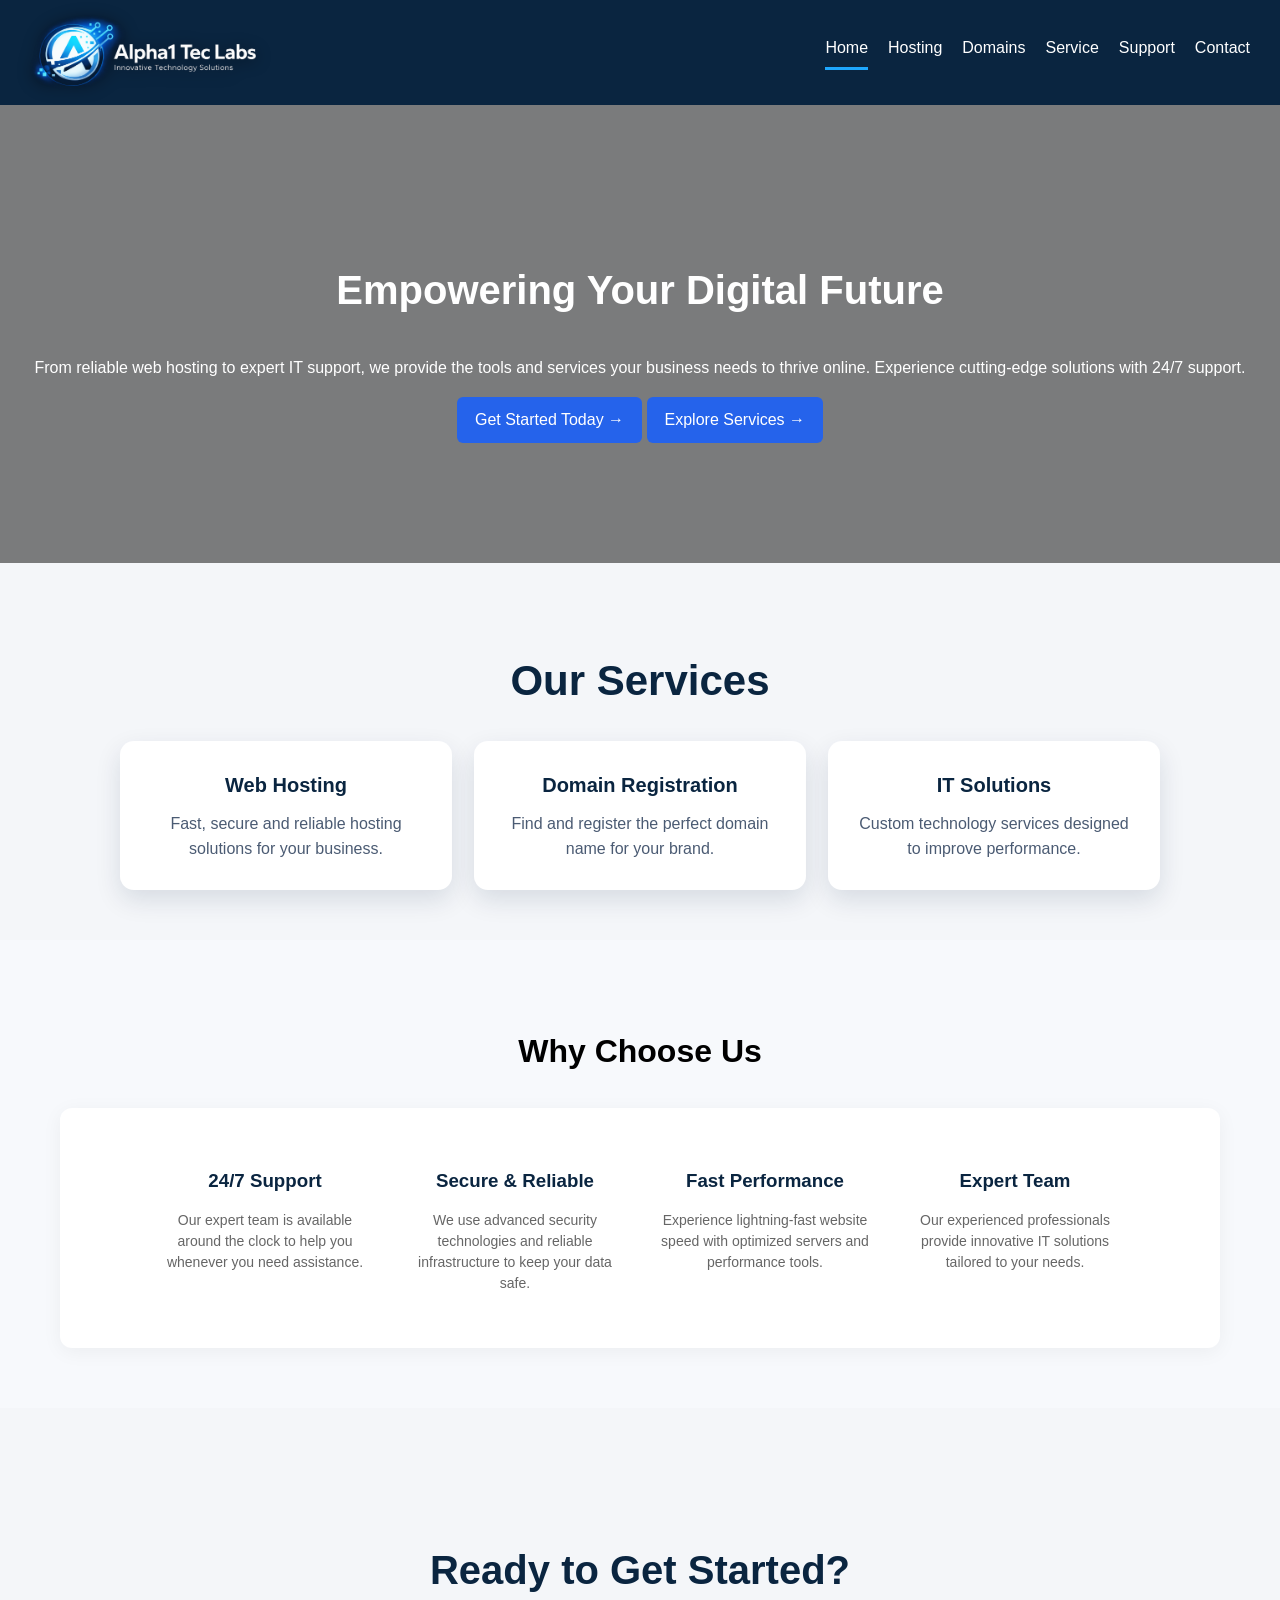
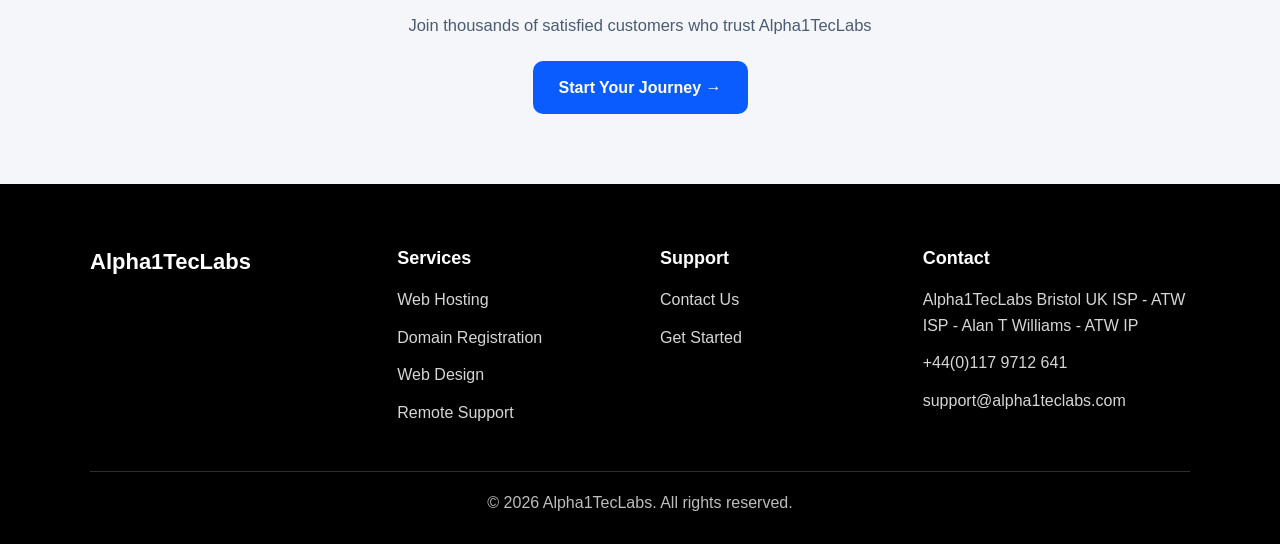
<file: index.html>
<!DOCTYPE html>

<html lang="en">

<head>

  <meta charset="UTF-8" />
  <meta name="viewport" content="width=device-width, initial-scale=1.0" />
  <title>Alpha1TecLabs</title>
  <link rel="stylesheet" href="style.css" />

  <link href="https://fonts.googleapis.com/css2?family=Inter:wght@400;600;700;800&display=swap" rel="stylesheet">
</head>

 

<body>
  <header>
    <nav class="navbar">
      <a href="index.html" class="logo-link">
        <img src="alpha1-nav-logo.png" alt="Alpha1 Tec Labs" class="nav-logo">
      </a>
  <button class="nav-toggle" aria-label="Toggle menu" aria-expanded="false" type="button">
      <span></span>
      <span></span>
      <span></span>
    </button>

      <div class="nav-links">
        <a href="index.html" class="active">Home</a>
        <a href="hosting.html">Hosting</a>
        <a href="domains.html">Domains</a>
        <a href="service.html">Service</a>
        <a href="support.html">Support</a>
        <a href="contact.html">Contact</a>
      </div>
    </nav>
  </header>


  <section class="hero">
    <h1>
      Empowering Your Digital Future
    </h1>

    <p>
      From reliable web hosting to expert IT support, we provide the tools and services
      your business needs to thrive online. Experience cutting-edge solutions with 24/7 support.
    </p>


    <a href="get-started.html" class="btn">Get Started Today →</a>
    <a href="service.html" class="btn">Explore Services →</a>
  </section>



  <section class="services">
    <h2>Our Services</h2>
    <div class="service-container">
  <a href="hosting.html" class="service-link">
    <div class="card">
      <h3>Web Hosting</h3>
      <p>Fast, secure and reliable hosting solutions for your business.</p>
    </div>
  </a>

 

  <a href="domains.html" class="service-link">
    <div class="card">
      <h3>Domain Registration</h3>
      <p>Find and register the perfect domain name for your brand.</p>
    </div>
  </a>

 

  <a href="support.html" class="service-link">
    <div class="card">
      <h3>IT Solutions</h3>
      <p>Custom technology services designed to improve performance.</p>
    </div>
  </a>

 
</div>

  </section>

 

  

<section class="why">
    <h2>Why Choose Us</h2>
    <div class="why-container">
      <div class="why-card">
        <h3>24/7 Support</h3>
        <p>Our expert team is available around the clock to help you whenever you need assistance.</p>
      </div>

      <div class="why-card">
        <h3>Secure & Reliable</h3>
        <p>We use advanced security technologies and reliable infrastructure to keep your data safe.</p>
      </div>


      <div class="why-card">
        <h3>Fast Performance</h3>
        <p>Experience lightning-fast website speed with optimized servers and performance tools.</p>
      </div>

 

      <div class="why-card">
        <h3>Expert Team</h3>
        <p>Our experienced professionals provide innovative IT solutions tailored to your needs.</p>
      </div>


    </div>

  </section>



  <section class="cta cta-center">
  <h2>Ready to Get Started?</h2>
  <p>Join thousands of satisfied customers who trust Alpha1TecLabs</p>

  <a href="get-started.html" class="cta-btn">
    Start Your Journey →
  </a>
</section>



  <footer class="site-footer">
    <div class="footer-inner">
      <div class="footer-grid">
        <div class="footer-col">
          <a class="footer-brand" href="index.html">Alpha1TecLabs</a>
        </div>

 

        <div class="footer-col">
          <h3 class="footer-title">Services</h3>
          <ul class="footer-links">
            <li><a href="hosting.html">Web Hosting</a></li>
            <li><a href="domains.html">Domain Registration</a></li>
            <li><a href="service.html">Web Design</a></li>
            <li><a href="service.html">Remote Support</a></li>
          </ul>
        </div>

 

        <div class="footer-col">
          <h3 class="footer-title">Support</h3>
          <ul class="footer-links">
            <li><a href="contact.html">Contact Us</a></li>
            <li><a href="get-started.html">Get Started</a></li>
          </ul>
        </div>

 

        <div class="footer-col">
          <h3 class="footer-title">Contact</h3>
          <ul class="footer-contact">
            <li>Alpha1TecLabs Bristol UK ISP - ATW ISP - Alan T Williams - ATW IP</li>
            <li>+44(0)117 9712 641</li>
            <li><a href="mailto:support@alpha1teclabs.com">support@alpha1teclabs.com</a></li>
          </ul>
        </div>

      </div>

 

      <div class="footer-divider"></div>
      <p class="footer-copy">© 2026 Alpha1TecLabs. All rights reserved.</p>
    </div>
  </footer>

 
<script src="script.js"></script>
</body>
</html>
</file>
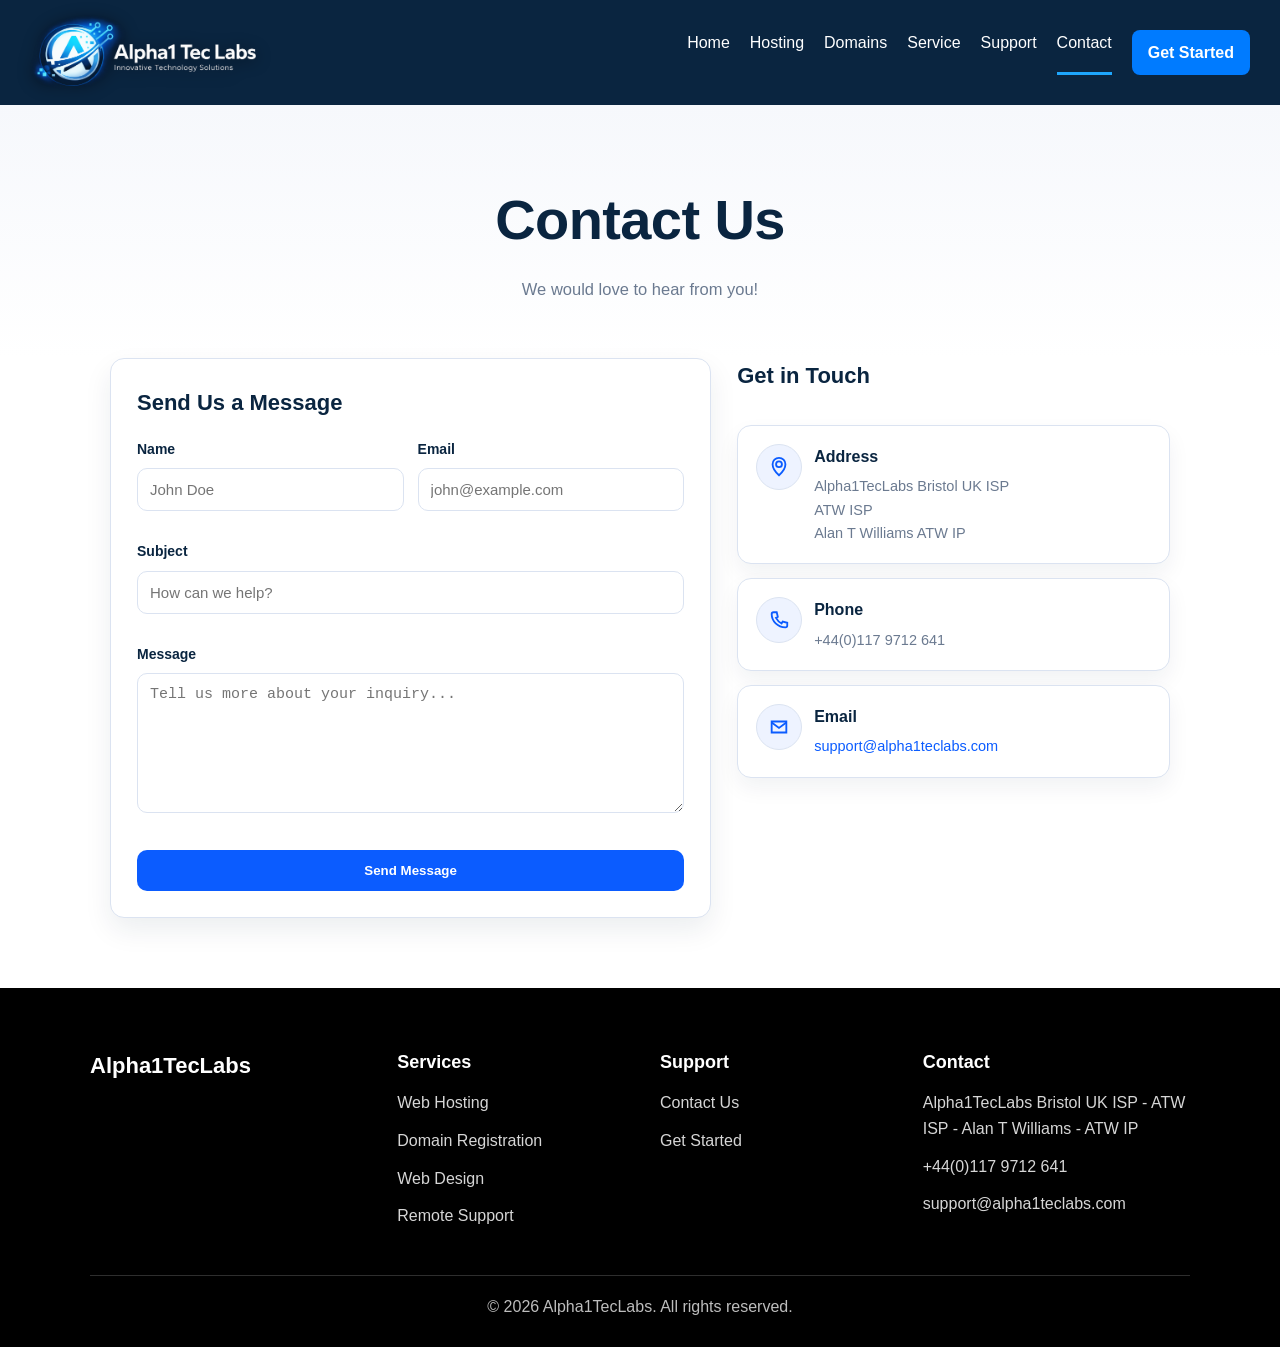
<file: contact.html>
<!DOCTYPE html>
<html lang="en">
<head>
    <meta charset="UTF-8">
    <meta name="viewport" content="width=device-width, initial-scale=1.0">
    <title>Contact - Alpha1 Tec Labs</title>
    <link rel="stylesheet" href="style.css">
</head>
<body>


<header>
    <nav class="navbar">
        <a href="index.html" class="logo-link">
  <img src="alpha1-nav-logo.png" alt="Alpha1 Tec Labs" class="nav-logo">
</a>
<button class="nav-toggle" aria-label="Toggle menu" aria-expanded="false" type="button">
      <span></span>
      <span></span>
      <span></span>
    </button>

        <div class="nav-links">
            <a href="index.html">Home</a>
            <a href="hosting.html">Hosting</a>
            <a href="domains.html">Domains</a>
            <a href="service.html">Service</a>
            <a href="support.html">Support</a>
            <a href="contact.html" class="active">Contact</a>
            <a href="get-started.html" class="nav-btn">Get Started</a>
        </div>
    </nav>
</header>


<section class="contact-page">
  
  <div class="contact-hero">
    <h1>Contact Us</h1>
    <p>We would love to hear from you!</p>
  </div>

  
  <div class="contact-wrap">
    <div class="contact-grid">

     
      <div class="contact-card">
        <h2 class="contact-card-title">Send Us a Message</h2>

        <form id="contactForm" class="contact-form">
          <div class="contact-row-2">
            <div class="contact-field">
              <label for="name">Name</label>
              <input id="name" type="text" name="name" placeholder="John Doe" required>
            </div>

            <div class="contact-field">
              <label for="email">Email</label>
              <input id="email" type="email" name="email" placeholder="john@example.com" required>
            </div>
          </div>

          <div class="contact-field">
            <label for="subject">Subject</label>
            <input id="subject" type="text" name="subject" placeholder="How can we help?">
          </div>

          <div class="contact-field">
            <label for="message">Message</label>
            <textarea id="message" name="message" placeholder="Tell us more about your inquiry..." required></textarea>
          </div>

          <button type="submit" class="contact-submit">Send Message</button>
        </form>
      </div>

     
      <div class="contact-side">
        <h2 class="contact-card-title">Get in Touch</h2>

        <div class="contact-info-card">
          <div class="contact-icon" aria-hidden="true">
           
            <svg viewBox="0 0 24 24" fill="none">
              <path d="M12 21s7-6.2 7-12a7 7 0 1 0-14 0c0 5.8 7 12 7 12Z" stroke="currentColor" stroke-width="2"/>
              <path d="M12 12.2a3.2 3.2 0 1 0 0-6.4 3.2 3.2 0 0 0 0 6.4Z" stroke="currentColor" stroke-width="2"/>
            </svg>
          </div>
          <div>
            <div class="contact-info-title">Address</div>
            <div class="contact-info-text">Alpha1TecLabs Bristol UK ISP<br>ATW ISP<br>Alan T Williams ATW IP</div>
          </div>
        </div>

        <div class="contact-info-card">
          <div class="contact-icon" aria-hidden="true">
           
            <svg viewBox="0 0 24 24" fill="none">
              <path d="M6.5 3.5h3l1.2 5-2 1.2c1.4 2.6 3.5 4.7 6.1 6.1l1.2-2 5 1.2v3c0 1.1-.9 2-2 2C10.6 20 4 13.4 4 5.5c0-1.1.9-2 2-2Z" stroke="currentColor" stroke-width="2"/>
            </svg>
          </div>
          <div>
            <div class="contact-info-title">Phone</div>
            <div class="contact-info-text">
              +44(0)117 9712 641<br>
            </div>
          </div>
        </div>

        <div class="contact-info-card">
          <div class="contact-icon" aria-hidden="true">
            
            <svg viewBox="0 0 24 24" fill="none">
              <path d="M4 6h16v12H4V6Z" stroke="currentColor" stroke-width="2"/>
              <path d="m4 7 8 6 8-6" stroke="currentColor" stroke-width="2"/>
            </svg>
          </div>
          <div>
            <div class="contact-info-title">Email</div>
            <div class="contact-info-text">
              <a href="mailto:support@alpha1teclabs.com">support@alpha1teclabs.com</a>
            </div>
          </div>
        </div>

      </div>
    </div>
  </div>
</section>




   <footer class="site-footer">
  <div class="footer-inner">
    <div class="footer-grid">

     
      <div class="footer-col">
        <a class="footer-brand" href="index.html">Alpha1TecLabs</a>
      </div>

      
      <div class="footer-col">
        <h3 class="footer-title">Services</h3>
        <ul class="footer-links">
          <li><a href="hosting.html">Web Hosting</a></li>
          <li><a href="domains.html">Domain Registration</a></li>
          <li><a href="service.html">Web Design</a></li>
          <li><a href="service.html">Remote Support</a></li>
        </ul>
      </div>

      
      <div class="footer-col">
        <h3 class="footer-title">Support</h3>
        <ul class="footer-links">
          <li><a href="contact.html">Contact Us</a></li>
          <li><a href="get-started.html">Get Started</a></li>
        </ul>
      </div>

     
      <div class="footer-col">
        <h3 class="footer-title">Contact</h3>
        <ul class="footer-contact">
          <li>Alpha1TecLabs Bristol UK ISP - ATW ISP - Alan T Williams - ATW IP</li>
          <li>+44(0)117 9712 641</li>
          <li><a href="mailto:support@alpha1teclabs.com">support@alpha1teclabs.com</a></li>
        </ul>
      </div>

    </div>

    <div class="footer-divider"></div>

    <p class="footer-copy">© 2026 Alpha1TecLabs. All rights reserved.</p>
  </div>


</footer>

<script src="script.js"></script>
</body>
</html>
</file>
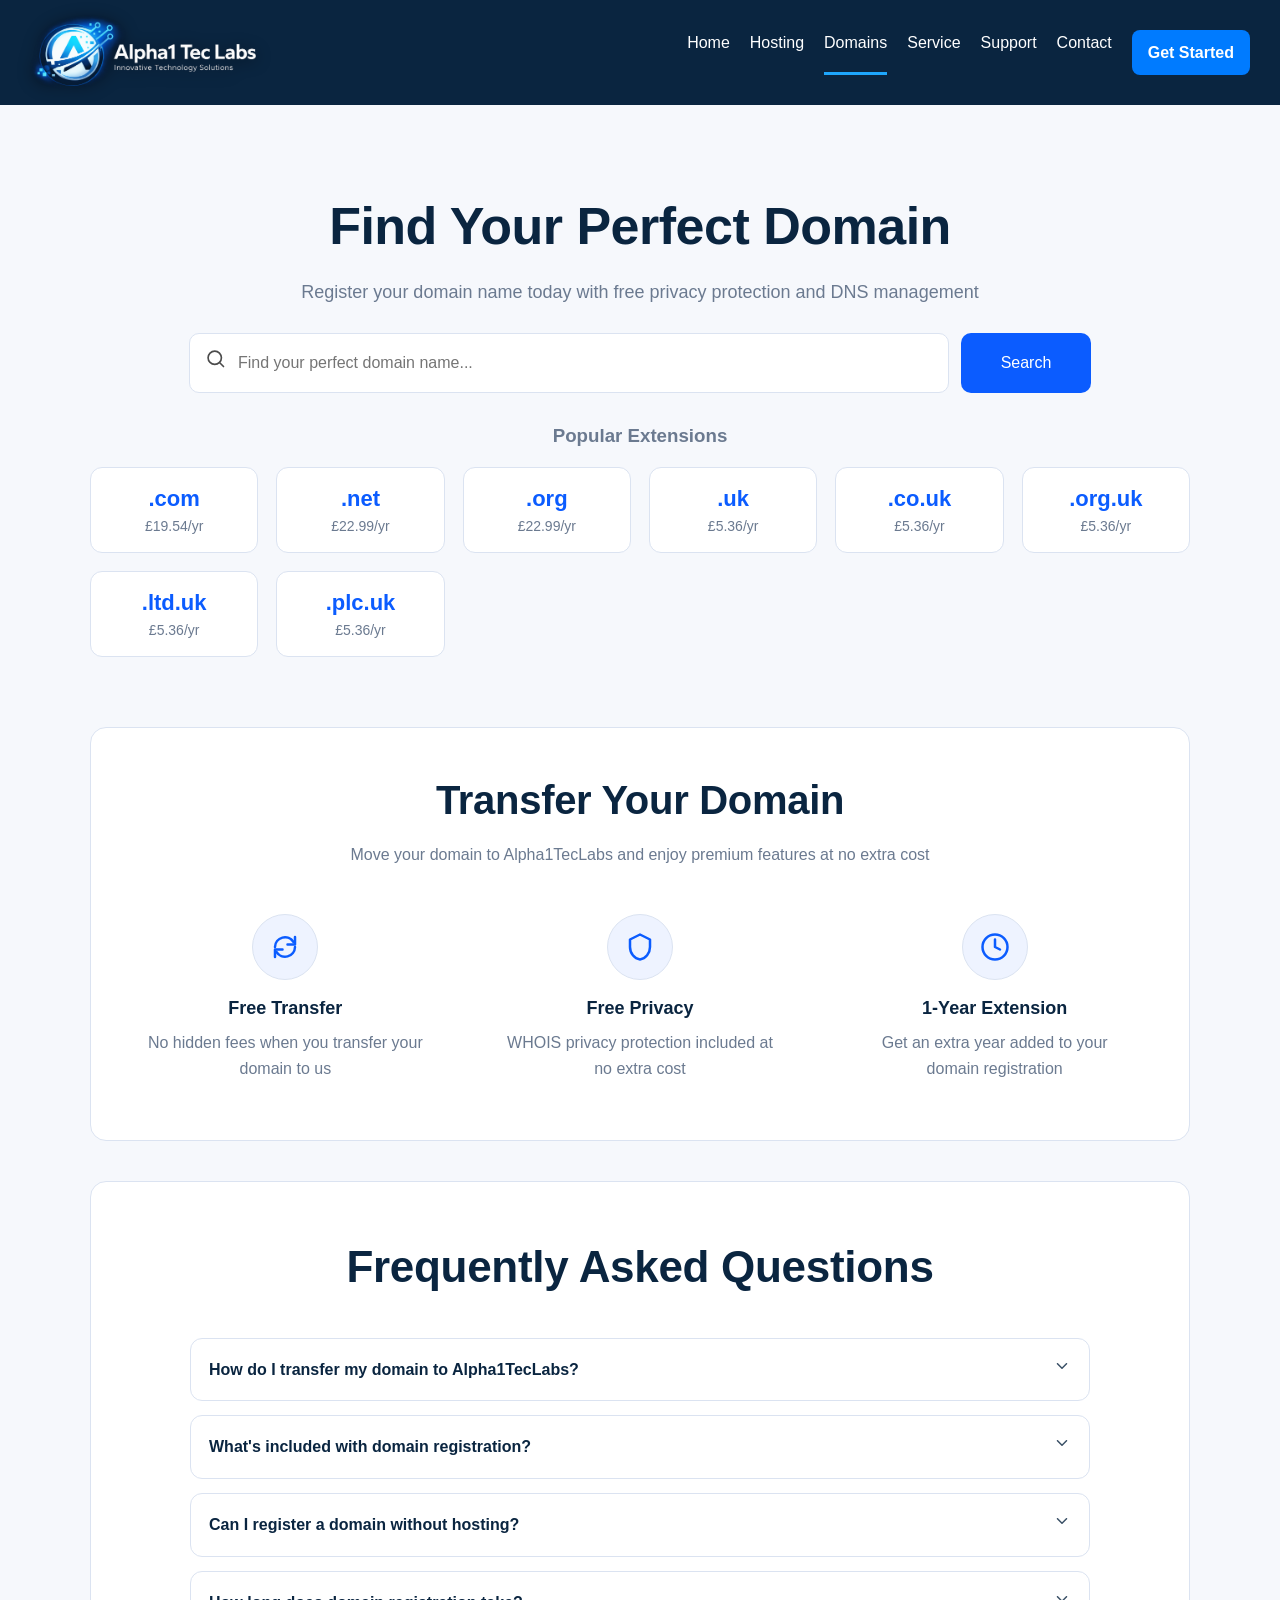
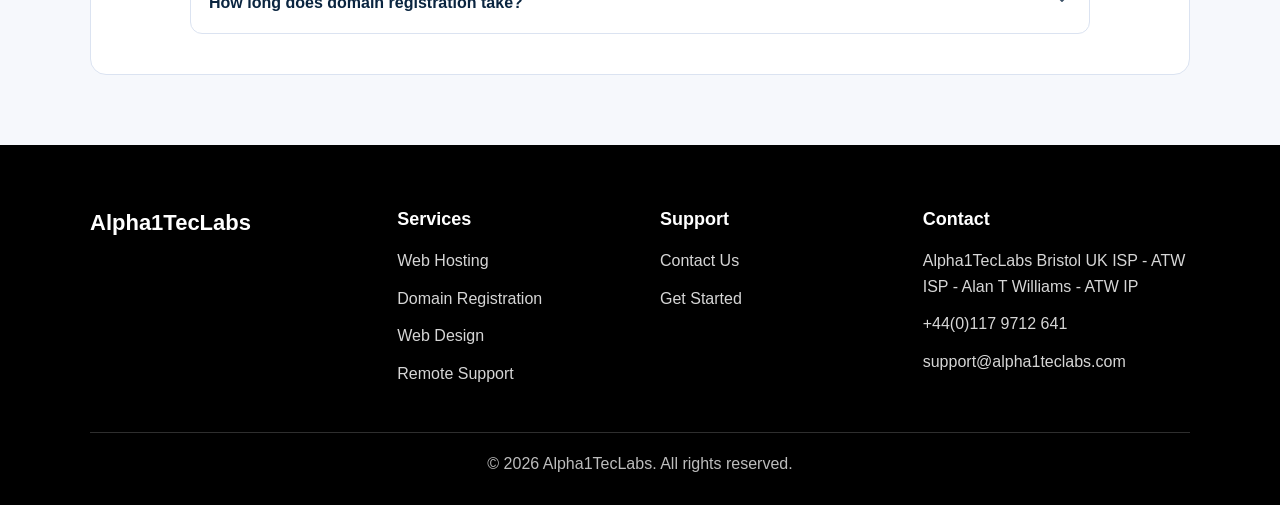
<file: domains.html>
<!DOCTYPE html>
<html lang="en">
<head>
  <meta charset="UTF-8" />
  <meta name="viewport" content="width=device-width, initial-scale=1.0" />
  <title>Domains - Alpha1 Tec Labs</title>
  <link rel="stylesheet" href="style.css" />

</head>

<body>
 
  <header>
    <nav class="navbar">
     <a href="index.html" class="logo-link">
  <img src="alpha1-nav-logo.png" alt="Alpha1 Tec Labs" class="nav-logo">
</a>
<button class="nav-toggle" aria-label="Toggle menu" aria-expanded="false" type="button">
      <span></span>
      <span></span>
      <span></span>
    </button>

      <div class="nav-links">
        <a href="index.html">Home</a>
        <a href="hosting.html">Hosting</a>
        <a href="domains.html" class="active">Domains</a>
        <a href="service.html">Service</a>
        <a href="support.html">Support</a>
        <a href="contact.html">Contact</a>
        <a href="get-started.html" class="nav-btn">Get Started</a>
      </div>
    </nav>
  </header>

  <main class="domains-page">
    <section class="domains-hero">
      <h1>Find Your Perfect Domain</h1>
      <p>Register your domain name today with free privacy protection and DNS management</p>

      <div class="domains-search-row" role="search">
        <div class="domains-search-box">
          <span class="domains-search-icon" aria-hidden="true">
            <svg viewBox="0 0 24 24" fill="none">
              <path d="M10.5 18.5a8 8 0 1 1 0-16 8 8 0 0 1 0 16Z" stroke="currentColor" stroke-width="2"/>
              <path d="M16.5 16.5 21 21" stroke="currentColor" stroke-width="2" stroke-linecap="round"/>
            </svg>
          </span>
          <input id="domainQuery" type="text" placeholder="Find your perfect domain name..." aria-label="Domain name search" />
        </div>

        <button id="domainSearchBtn" class="domains-search-btn" type="button">Search</button>
      </div>

      
      <section id="domainResults" class="domains-results" aria-live="polite" hidden>
        <h3 id="resultsTitle" class="domains-results-title">Results</h3>
        <div id="resultsList" class="domains-results-list"></div>
      </section>

      <h3 class="domains-subtitle">Popular Extensions</h3>

      <div class="domains-ext-grid" aria-label="Popular domain extensions">
        <button class="domains-ext-card domains-ext-btn" type="button" data-preset=".com">
          <div class="domains-tld">.com</div>
          <div class="domains-price">£19.54/yr</div>
        </button>

        <button class="domains-ext-card domains-ext-btn" type="button" data-preset=".net">
          <div class="domains-tld">.net</div>
          <div class="domains-price">£22.99/yr</div>
        </button>

        <button class="domains-ext-card domains-ext-btn" type="button" data-preset=".org">
          <div class="domains-tld">.org</div>
          <div class="domains-price">£22.99/yr</div>
        </button>

        <button class="domains-ext-card domains-ext-btn" type="button" data-preset=".uk">
          <div class="domains-tld">.uk</div>
          <div class="domains-price">£5.36/yr</div>
        </button>

        <button class="domains-ext-card domains-ext-btn" type="button" data-preset=".co.uk">
          <div class="domains-tld">.co.uk</div>
          <div class="domains-price">£5.36/yr</div>
        </button>

        <button class="domains-ext-card domains-ext-btn" type="button" data-preset=".org.uk">
          <div class="domains-tld">.org.uk</div>
          <div class="domains-price">£5.36/yr</div>
        </button>

         <button class="domains-ext-card domains-ext-btn" type="button" data-preset=".ltd.uk">
          <div class="domains-tld">.ltd.uk</div>
          <div class="domains-price">£5.36/yr</div>
        </button>

         <button class="domains-ext-card domains-ext-btn" type="button" data-preset=".plc.uk">
          <div class="domains-tld">.plc.uk</div>
          <div class="domains-price">£5.36/yr</div>
        </button>
      </div>
    </section>

    
    <section class="domains-panel">
      <div class="domains-panel-head">
        <h2>Transfer Your Domain</h2>
        <p>Move your domain to Alpha1TecLabs and enjoy premium features at no extra cost</p>
      </div>

      <div class="domains-feature-grid">
        <div class="domains-feature">
          <div class="domains-icon-wrap" aria-hidden="true">
            <svg viewBox="0 0 24 24" fill="none">
              <path d="M20 12a8 8 0 0 1-14.8 4M4 12a8 8 0 0 1 14.8-4" stroke="currentColor" stroke-width="2" stroke-linecap="round"/>
              <path d="M20 4v6h-6" stroke="currentColor" stroke-width="2" stroke-linecap="round" stroke-linejoin="round"/>
              <path d="M4 20v-6h6" stroke="currentColor" stroke-width="2" stroke-linecap="round" stroke-linejoin="round"/>
            </svg>
          </div>
          <h3>Free Transfer</h3>
          <p>No hidden fees when you transfer your domain to us</p>
        </div>

        <div class="domains-feature">
          <div class="domains-icon-wrap" aria-hidden="true">
            <svg viewBox="0 0 24 24" fill="none">
              <path d="M12 2 20 6v6c0 5-3.5 9.4-8 10-4.5-.6-8-5-8-10V6l8-4Z" stroke="currentColor" stroke-width="2" stroke-linejoin="round"/>
            </svg>
          </div>
          <h3>Free Privacy</h3>
          <p>WHOIS privacy protection included at no extra cost</p>
        </div>

        <div class="domains-feature">
          <div class="domains-icon-wrap" aria-hidden="true">
            <svg viewBox="0 0 24 24" fill="none">
              <path d="M12 22a10 10 0 1 0-10-10 10 10 0 0 0 10 10Z" stroke="currentColor" stroke-width="2"/>
              <path d="M12 6v6l4 2" stroke="currentColor" stroke-width="2" stroke-linecap="round" stroke-linejoin="round"/>
            </svg>
          </div>
          <h3>1-Year Extension</h3>
          <p>Get an extra year added to your domain registration</p>
        </div>
      </div>
    </section>

    
    <section class="domains-panel">
      <div class="domains-faq-head">
        <h2>Frequently Asked Questions</h2>
      </div>

      <div class="domains-faq-list">
        <details class="domains-faq-item">
          <summary>
            <span>How do I transfer my domain to Alpha1TecLabs?</span>
            <span class="domains-chev" aria-hidden="true">
              <svg viewBox="0 0 24 24" fill="none">
                <path d="M6 9l6 6 6-6" stroke="currentColor" stroke-width="2" stroke-linecap="round" stroke-linejoin="round"/>
              </svg>
            </span>
          </summary>
          <div class="domains-faq-body">
           Transferring your domain is easy. First, unlock your domain at your current registrar and get the authorization code. Then, initiate the transfer from your Alpha1TecLabs dashboard and enter the code. The transfer usually completes within 5-7 days.
          </div>
        </details>

        <details class="domains-faq-item">
          <summary>
            <span>What's included with domain registration?</span>
            <span class="domains-chev" aria-hidden="true">
              <svg viewBox="0 0 24 24" fill="none">
                <path d="M6 9l6 6 6-6" stroke="currentColor" stroke-width="2" stroke-linecap="round" stroke-linejoin="round"/>
              </svg>
            </span>
          </summary>
          <div class="domains-faq-body">
            All domain registrations include free WHOIS privacy protection, DNS management, domain forwarding, and 24/7 support. You also get free email forwarding with up to 100 aliases.
          </div>
        </details>

        <details class="domains-faq-item">
          <summary>
            <span>Can I register a domain without hosting?</span>
            <span class="domains-chev" aria-hidden="true">
              <svg viewBox="0 0 24 24" fill="none">
                <path d="M6 9l6 6 6-6" stroke="currentColor" stroke-width="2" stroke-linecap="round" stroke-linejoin="round"/>
              </svg>
            </span>
          </summary>
          <div class="domains-faq-body">
            Yes! You can register a domain without purchasing hosting. You can use our DNS management tools to point your domain anywhere, or add hosting later when you're ready.
          </div>
        </details>

        <details class="domains-faq-item">
          <summary>
            <span>How long does domain registration take?</span>
            <span class="domains-chev" aria-hidden="true">
              <svg viewBox="0 0 24 24" fill="none">
                <path d="M6 9l6 6 6-6" stroke="currentColor" stroke-width="2" stroke-linecap="round" stroke-linejoin="round"/>
              </svg>
            </span>
          </summary>
          <div class="domains-faq-body">
            Most domain registrations are instant. Once you complete your purchase, your domain will be active and ready to use within minutes.
          </div>
        </details>
      </div>
    </section>
  </main>

 
   <footer class="site-footer">
  <div class="footer-inner">
    <div class="footer-grid">

      
      <div class="footer-col">
        <a class="footer-brand" href="index.html">Alpha1TecLabs</a>
      </div>

      
      <div class="footer-col">
        <h3 class="footer-title">Services</h3>
        <ul class="footer-links">
          <li><a href="hosting.html">Web Hosting</a></li>
          <li><a href="domains.html">Domain Registration</a></li>
          <li><a href="service.html">Web Design</a></li>
          <li><a href="service.html">Remote Support</a></li>
        </ul>
      </div>

      
      <div class="footer-col">
        <h3 class="footer-title">Support</h3>
        <ul class="footer-links">
          <li><a href="contact.html">Contact Us</a></li>
          <li><a href="get-started.html">Get Started</a></li>
        </ul>
      </div>

      
      <div class="footer-col">
        <h3 class="footer-title">Contact</h3>
        <ul class="footer-contact">
          <li>Alpha1TecLabs Bristol UK ISP - ATW ISP - Alan T Williams - ATW IP</li>
          <li>+44(0)117 9712 641</li>
          <li><a href="mailto:support@alpha1teclabs.com">support@alpha1teclabs.com</a></li>
        </ul>
      </div>

    </div>

    <div class="footer-divider"></div>

    <p class="footer-copy">© 2026 Alpha1TecLabs. All rights reserved.</p>
  </div>


  </footer>

  <script src="script.js"></script>
</body>
</html>
</file>
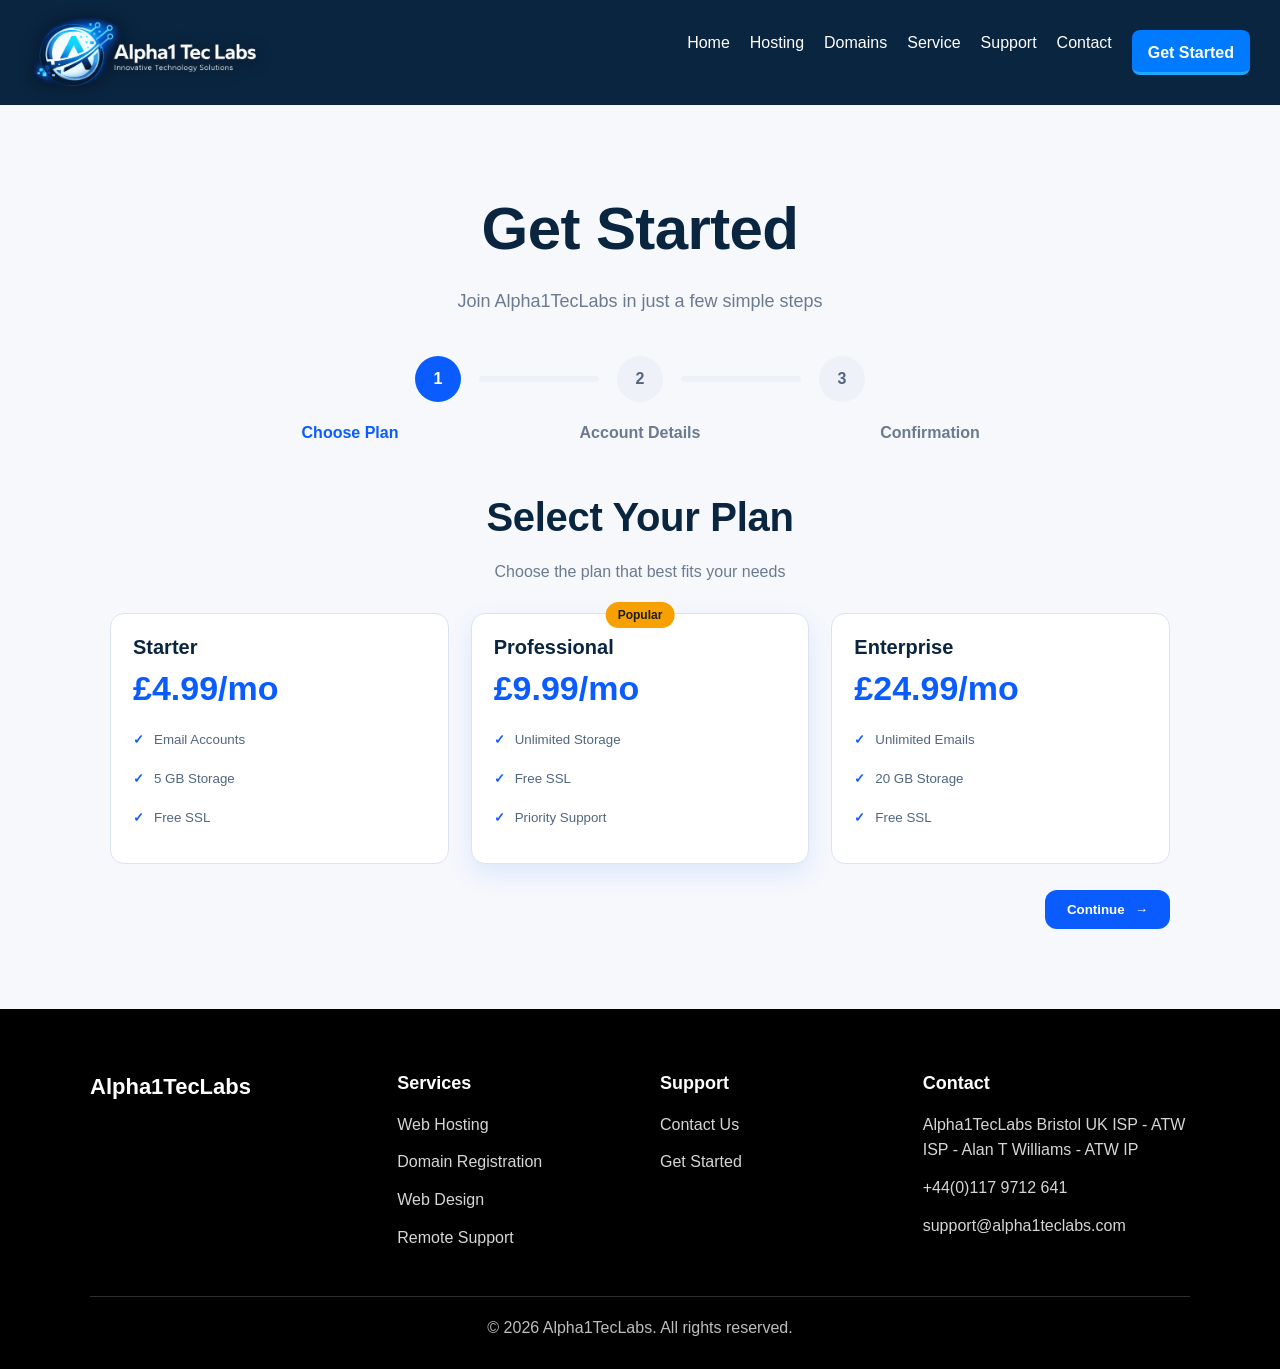
<file: get-started.html>
<!DOCTYPE html>
<html lang="en">
<head>
  <meta charset="UTF-8" />
  <meta name="viewport" content="width=device-width, initial-scale=1.0" />
  <title>Get Started - Alpha1 Tec Labs</title>
  <link rel="stylesheet" href="style.css" />
  
</head>

<body class="gs-body">
  
 <header>
  <nav class="navbar">
    <a href="index.html" class="logo-link">
      <img src="alpha1-nav-logo.png" alt="Alpha1 Tec Labs" class="nav-logo">
    </a>

    <button class="nav-toggle" aria-label="Toggle menu" aria-expanded="false" type="button">
      <span></span>
      <span></span>
      <span></span>
    </button>

    <div class="nav-links">
      <a href="index.html">Home</a>
      <a href="hosting.html">Hosting</a>
      <a href="domains.html">Domains</a>
      <a href="service.html">Service</a>
      <a href="support.html">Support</a>
      <a href="contact.html">Contact</a>
      <a href="get-started.html" class="nav-btn active">Get Started</a>
    </div>
  </nav>
</header>



  <main class="gs-page">
    <section class="gs-hero">
      <h1>Get Started</h1>
      <p>Join Alpha1TecLabs in just a few simple steps</p>
    </section>

    
    <section class="gs-stepper-wrap" aria-label="Progress">
      <div class="gs-stepper" role="list">
        <div class="gs-step" role="listitem">
          <div class="gs-circle gs-circle-active" data-step-circle="1">1</div>
        </div>

        <div class="gs-line" data-step-line="1"></div>

        <div class="gs-step" role="listitem">
          <div class="gs-circle gs-circle-muted" data-step-circle="2">2</div>
        </div>

        <div class="gs-line" data-step-line="2"></div>

        <div class="gs-step" role="listitem">
          <div class="gs-circle gs-circle-muted" data-step-circle="3">3</div>
        </div>
      </div>

      <div class="gs-step-labels">
        <div class="gs-step-label gs-step-label-active" data-step-label="1">Choose Plan</div>
        <div class="gs-step-label" data-step-label="2">Account Details</div>
        <div class="gs-step-label" data-step-label="3">Confirmation</div>
      </div>
    </section>

   
    <section class="gs-section" id="gsStep1" data-step-section="1">
      <h2 class="gs-title">Select Your Plan</h2>
      <p class="gs-subtitle">Choose the plan that best fits your needs</p>

      <div class="gs-plan-grid" role="list">
        <button class="gs-plan-card" type="button" role="listitem"
                data-plan="Starter" data-price="£4.99/mo">
          <div class="gs-plan-head">
            <h3>Starter</h3>
            <div class="gs-price">£4.99/mo</div>
          </div>
          <ul class="gs-features">
            <li><span class="gs-check">✓</span> Email Accounts</li>
            <li><span class="gs-check">✓</span> 5 GB Storage</li>
            <li><span class="gs-check">✓</span> Free SSL</li>
          </ul>
        </button>

        <button class="gs-plan-card gs-plan-popular" type="button" role="listitem"
                data-plan="Professional" data-price="£9.99/mo">
          <div class="gs-badge">Popular</div>
          <div class="gs-plan-head">
            <h3>Professional</h3>
            <div class="gs-price">£9.99/mo</div>
          </div>
          <ul class="gs-features">
            <li><span class="gs-check">✓</span> Unlimited Storage</li>
            <li><span class="gs-check">✓</span> Free SSL</li>
            <li><span class="gs-check">✓</span> Priority Support</li>
          </ul>
        </button>

        <button class="gs-plan-card" type="button" role="listitem"
                data-plan="Enterprise" data-price="£24.99/mo">
          <div class="gs-plan-head">
            <h3>Enterprise</h3>
            <div class="gs-price">£24.99/mo</div>
          </div>
          <ul class="gs-features">
            <li><span class="gs-check">✓</span> Unlimited Emails</li>
            <li><span class="gs-check">✓</span> 20 GB Storage</li>
            <li><span class="gs-check">✓</span> Free SSL</li>
          </ul>
        </button>
      </div>

      <div class="gs-actions gs-actions-right">
        <button class="gs-btn gs-btn-primary" id="gsContinue1" type="button">
          Continue <span class="gs-arrow" aria-hidden="true">→</span>
        </button>
      </div>
    </section>

    
    <section class="gs-section" id="gsStep2" data-step-section="2" hidden>
      <h2 class="gs-title">Account Details</h2>
      <p class="gs-subtitle">Enter your information to create your account</p>

      <form class="gs-form" id="gsForm" novalidate>
        <div class="gs-grid-2">
          <div class="gs-field">
            <label for="firstName">First Name <span class="gs-required">*</span></label>
            <input id="firstName" name="firstName" type="text" autocomplete="given-name" required />
          </div>

          <div class="gs-field">
            <label for="lastName">Last Name</label>
            <input id="lastName" name="lastName" type="text" autocomplete="family-name" />
          </div>
        </div>

        <div class="gs-field">
          <label for="email">Email Address <span class="gs-required">*</span></label>
          <input id="email" name="email" type="email" autocomplete="email" required />
        </div>

        <div class="gs-field">
          <label for="company">Company (Optional)</label>
          <input id="company" name="company" type="text" autocomplete="organization" />
        </div>

        <div class="gs-actions gs-actions-split">
          <button class="gs-btn gs-btn-ghost" id="gsBack2" type="button">
            <span class="gs-arrow-left" aria-hidden="true">←</span> Back
          </button>

          <button class="gs-btn gs-btn-primary" id="gsContinue2" type="button">
            Continue <span class="gs-arrow" aria-hidden="true">→</span>
          </button>
        </div>
      </form>
    </section>

    
    <section class="gs-section" id="gsStep3" data-step-section="3" hidden>
      <div class="gs-confirm-icon" aria-hidden="true">✓</div>
      <h2 class="gs-title">Confirm Your Order</h2>
      <p class="gs-subtitle">Review your selection before completing</p>

      <div class="gs-summary">
        <div class="gs-summary-row">
          <div class="gs-summary-label">Plan</div>
          <div class="gs-summary-value" id="sumPlan">—</div>
        </div>
        <div class="gs-summary-row">
          <div class="gs-summary-label">Price</div>
          <div class="gs-summary-value" id="sumPrice">—</div>
        </div>

        <div class="gs-summary-sep"></div>

        <div class="gs-summary-row">
          <div class="gs-summary-label">Name</div>
          <div class="gs-summary-value" id="sumName">—</div>
        </div>
        <div class="gs-summary-row">
          <div class="gs-summary-label">Email</div>
          <div class="gs-summary-value" id="sumEmail">—</div>
        </div>
      </div>

      <div class="gs-actions gs-actions-split">
        <button class="gs-btn gs-btn-ghost" id="gsBack3" type="button">
          <span class="gs-arrow-left" aria-hidden="true">←</span> Back
        </button>

        <button class="gs-btn gs-btn-primary" id="gsComplete" type="button">
          Complete Order <span class="gs-checkmark" aria-hidden="true">✓</span>
        </button>
      </div>
    </section>

    
    <div class="gs-toast" id="gsToast" role="status" aria-live="polite" aria-atomic="true" hidden>
      <span class="gs-toast-dot" aria-hidden="true">!</span>
      <span id="gsToastText">Message</span>
    </div>
  </main>

  
    <footer class="site-footer">
  <div class="footer-inner">
    <div class="footer-grid">

     
      <div class="footer-col">
        <a class="footer-brand" href="index.html">Alpha1TecLabs</a>
      </div>

    
      <div class="footer-col">
        <h3 class="footer-title">Services</h3>
        <ul class="footer-links">
          <li><a href="hosting.html">Web Hosting</a></li>
          <li><a href="domains.html">Domain Registration</a></li>
          <li><a href="service.html">Web Design</a></li>
          <li><a href="service.html">Remote Support</a></li>
        </ul>
      </div>

     
      <div class="footer-col">
        <h3 class="footer-title">Support</h3>
        <ul class="footer-links">
          <li><a href="contact.html">Contact Us</a></li>
          <li><a href="get-started.html">Get Started</a></li>
        </ul>
      </div>

     
      <div class="footer-col">
        <h3 class="footer-title">Contact</h3>
        <ul class="footer-contact">
          <li>Alpha1TecLabs Bristol UK ISP - ATW ISP - Alan T Williams - ATW IP</li>
          <li>+44(0)117 9712 641</li>
          <li><a href="mailto:support@alpha1teclabs.com">support@alpha1teclabs.com</a></li>
        </ul>
      </div>

    </div>

    <div class="footer-divider"></div>

    <p class="footer-copy">© 2026 Alpha1TecLabs. All rights reserved.</p>
  </div>


  </footer>

  <script src="get-started.js"></script>
  <script src="script.js"></script>
</body>
</html>
</file>
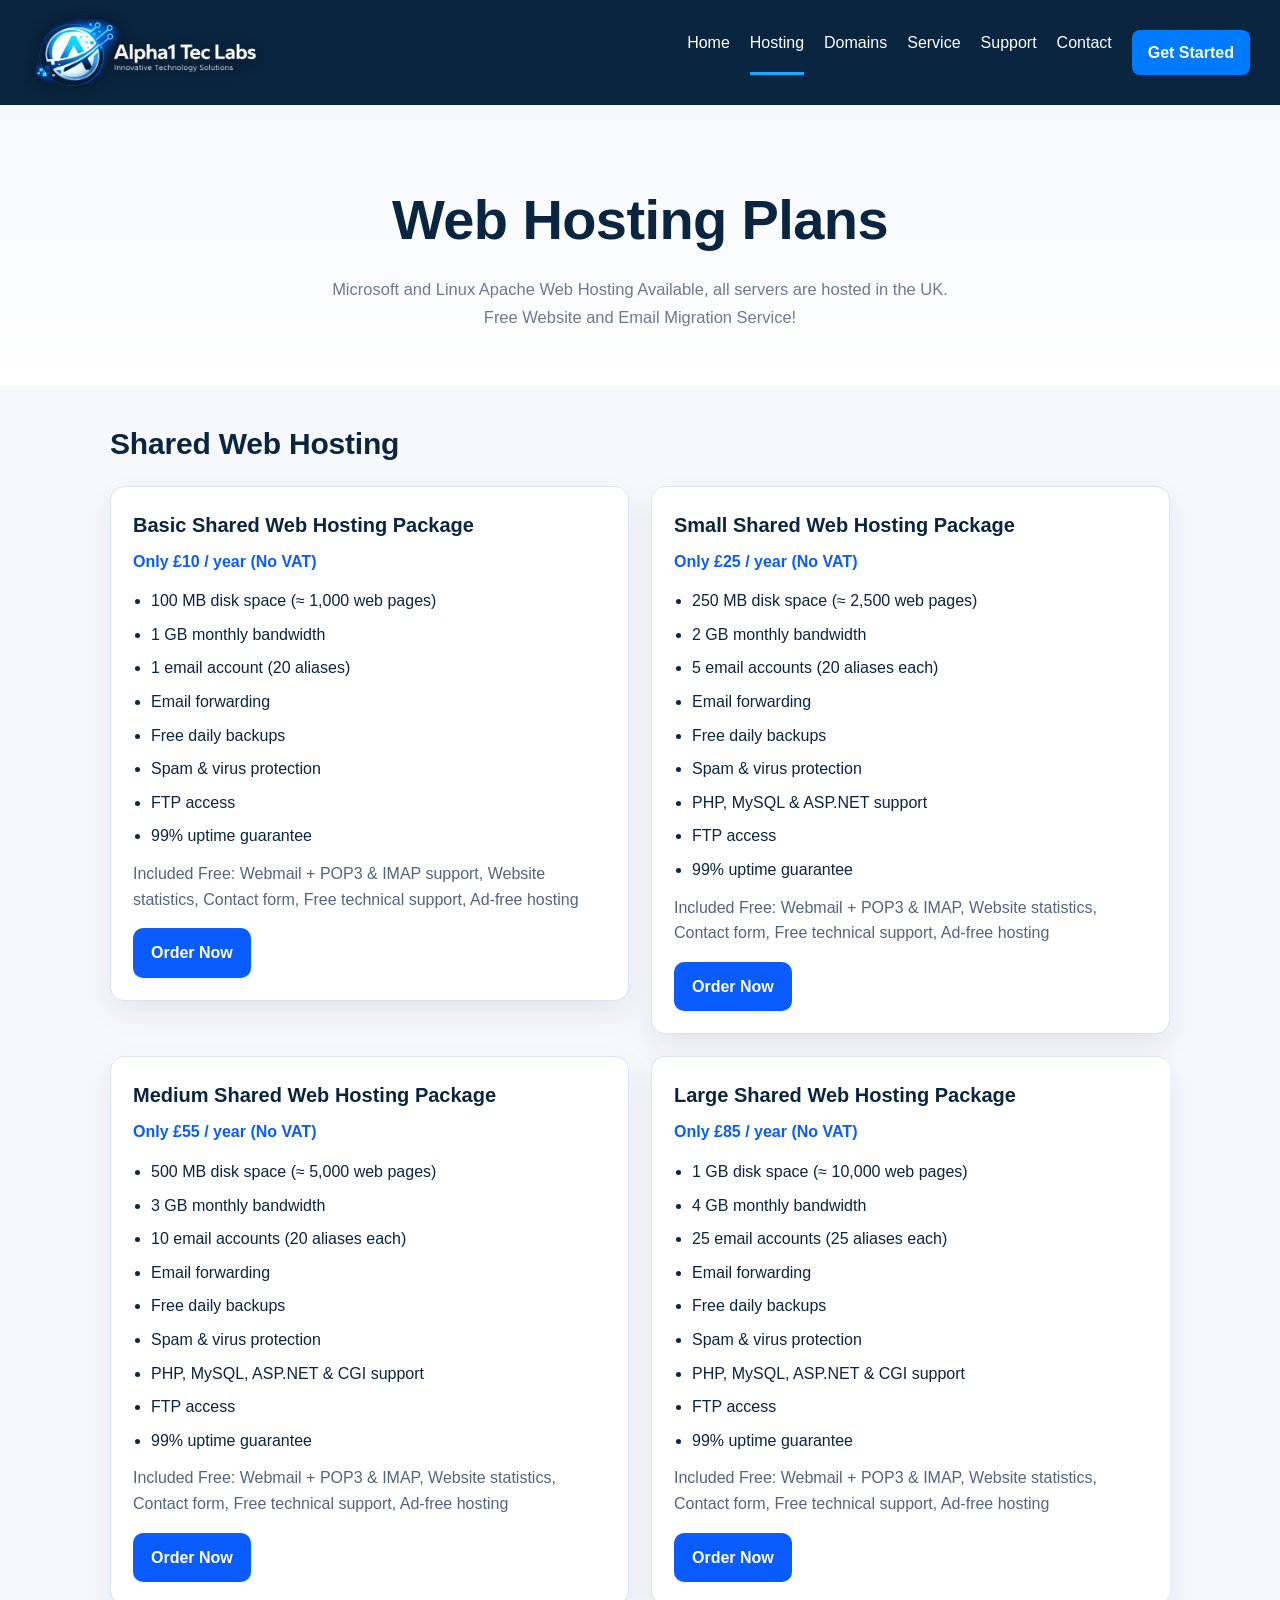
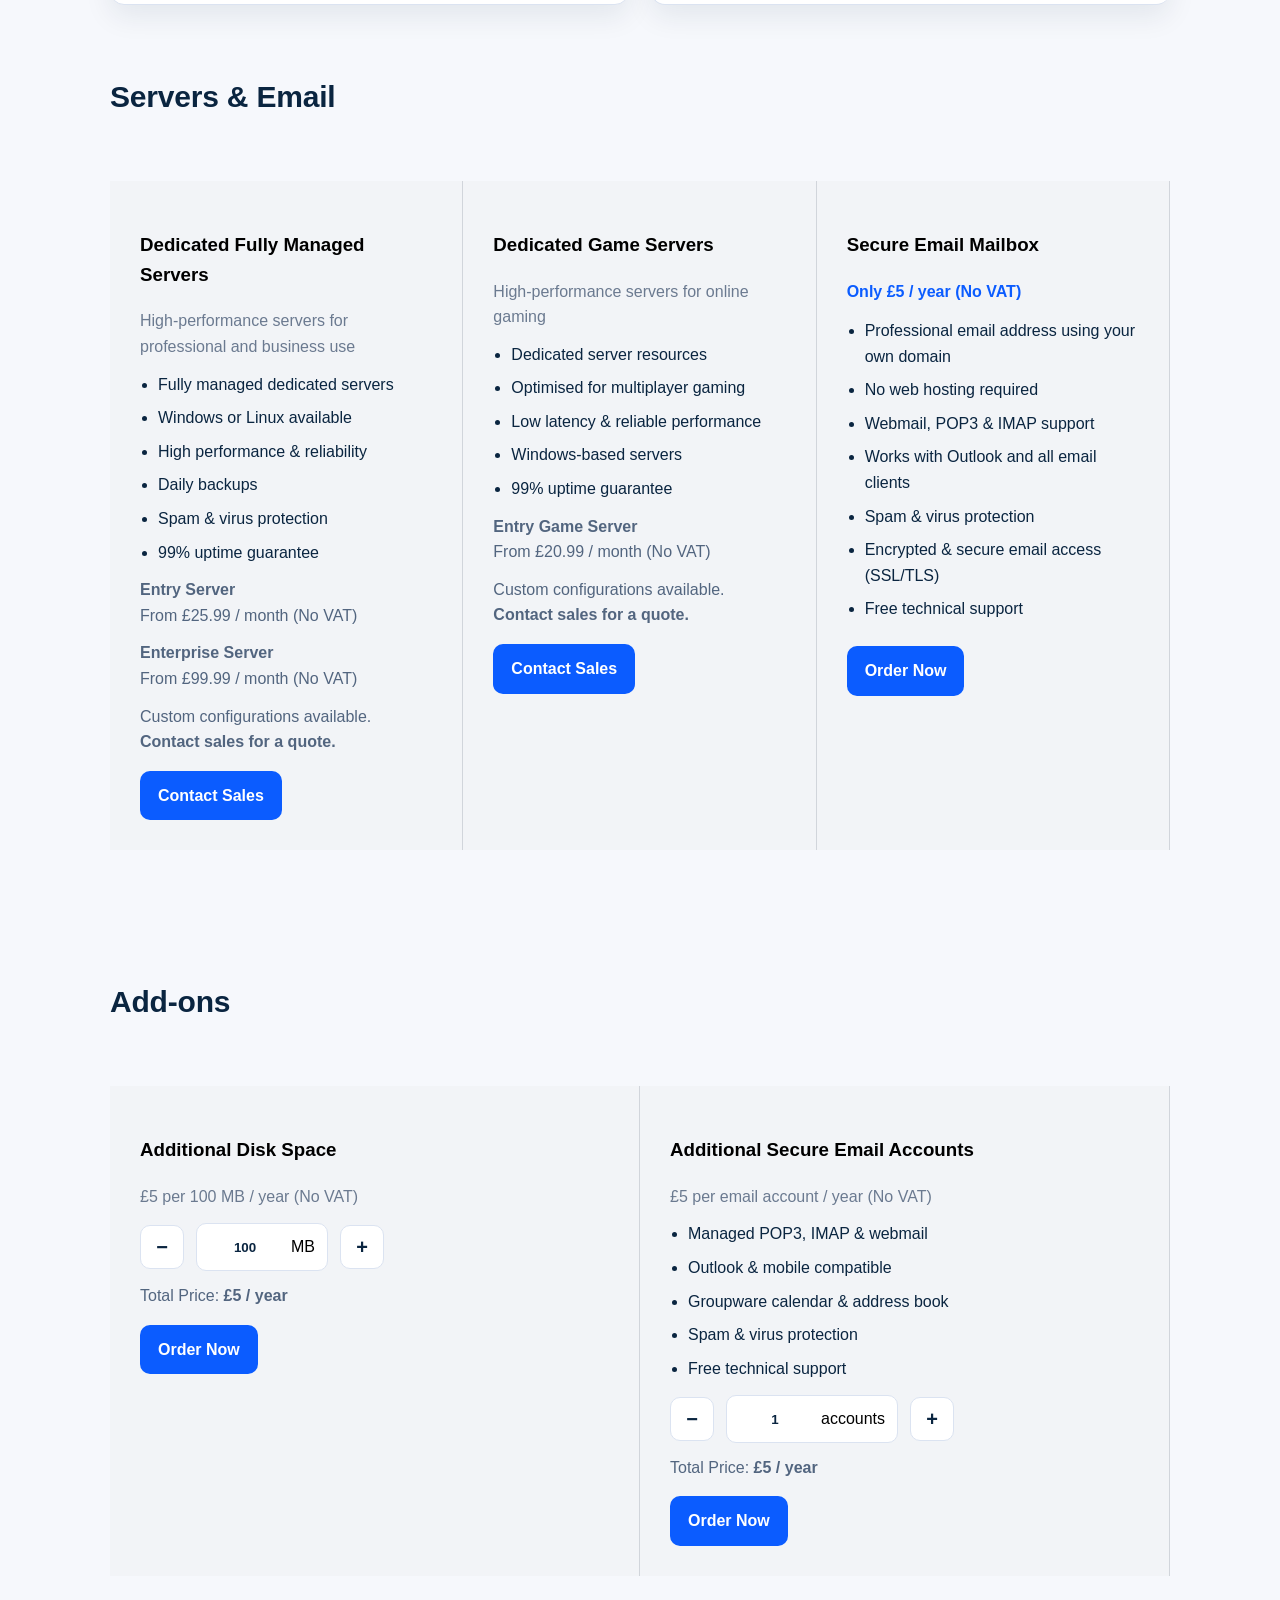
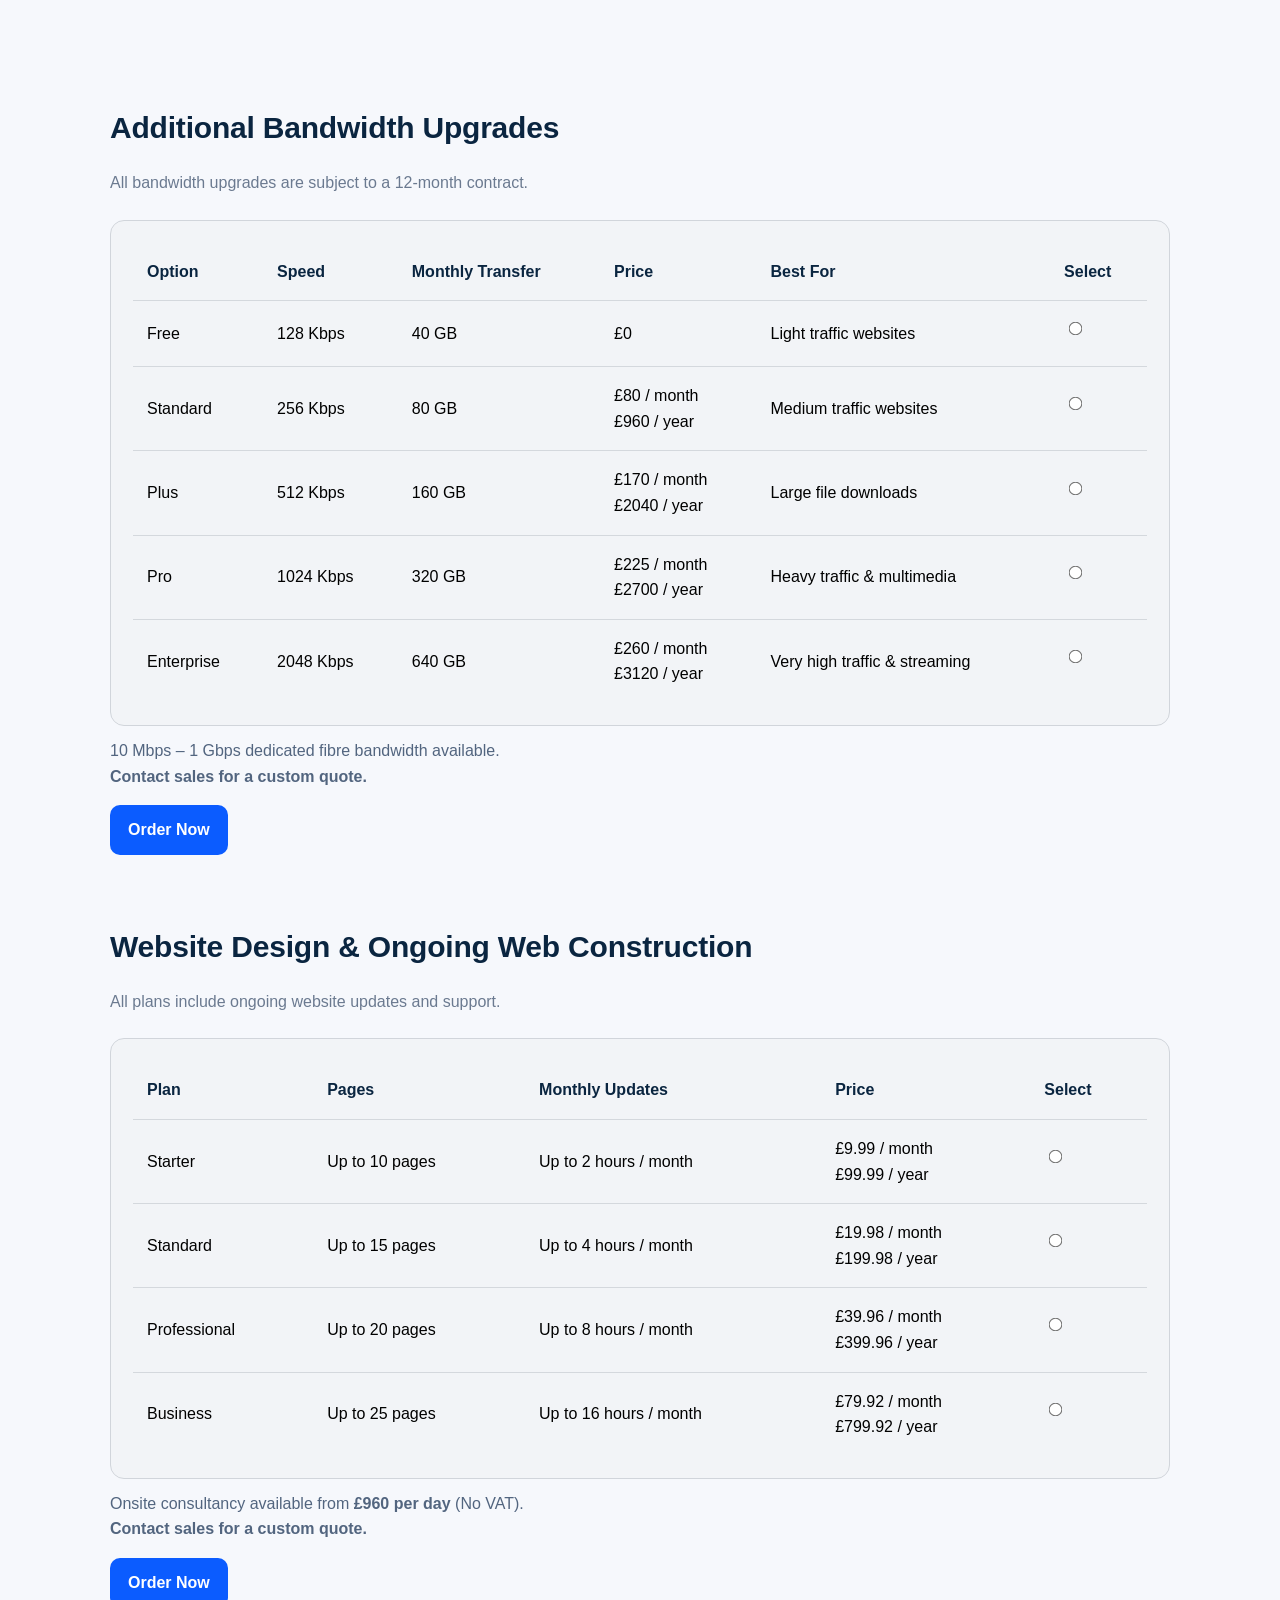
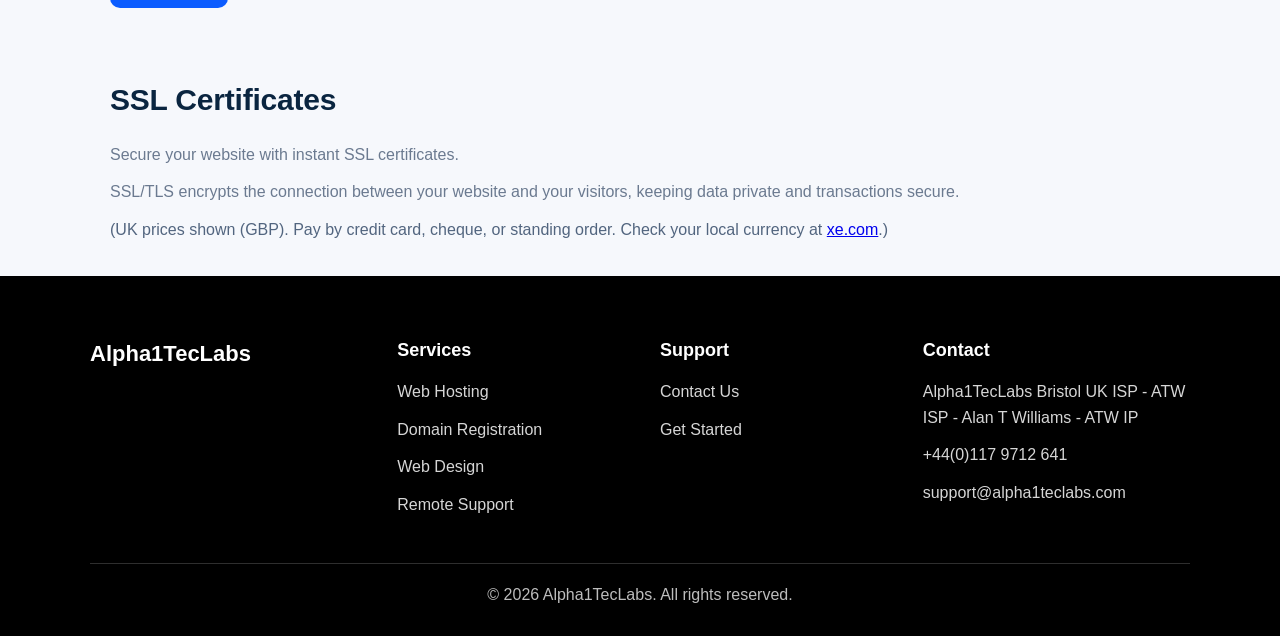
<file: hosting.html>
<!DOCTYPE html>
<html lang="en">
<head>
  <meta charset="UTF-8" />
  <meta name="viewport" content="width=device-width, initial-scale=1.0" />
  <title>Hosting - Alpha1 Tec Labs</title>
  <link rel="stylesheet" href="style.css" />
</head>

<body class="hosting-page">

<header>
  <nav class="navbar">
    <a href="index.html" class="logo-link">
      <img src="alpha1-nav-logo.png" alt="Alpha1 Tec Labs" class="nav-logo">
    </a>
    <button class="nav-toggle" aria-label="Toggle menu" aria-expanded="false" type="button">
      <span></span>
      <span></span>
      <span></span>
    </button>

    <div class="nav-links">
      <a href="index.html">Home</a>
      <a href="hosting.html" class="active">Hosting</a>
      <a href="domains.html">Domains</a>
      <a href="service.html">Service</a>
      <a href="support.html">Support</a>
      <a href="contact.html">Contact</a>
      <a href="get-started.html" class="nav-btn">Get Started</a>
    </div>
  </nav>
</header>


<section class="hosting-hero">
  <div class="hosting-hero-inner">
    <h1>Web Hosting Plans</h1>
    <p>
      Microsoft and Linux Apache Web Hosting Available, all servers are hosted in the UK.
      <br />
      Free Website and Email Migration Service!
    </p>
  </div>
</section>


<section class="hosting-section">
  <div class="hosting-wrap">
    <h2 class="hosting-section-title">Shared Web Hosting</h2>

    <div class="hosting-grid">

      <article class="hosting-card">
        <h3>Basic Shared Web Hosting Package</h3>
        <p class="hosting-price">Only £10 / year (No VAT)</p>
        <ul class="hosting-list">
          <li>100 MB disk space (≈ 1,000 web pages)</li>
          <li>1 GB monthly bandwidth</li>
          <li>1 email account (20 aliases)</li>
          <li>Email forwarding</li>
          <li>Free daily backups</li>
          <li>Spam & virus protection</li>
          <li>FTP access</li>
          <li>99% uptime guarantee</li>
        </ul>
        <p class="hosting-note">Included Free: Webmail + POP3 & IMAP support, Website statistics, Contact form, Free technical support, Ad-free hosting</p>
        <a href="get-started.html" class="hosting-btn">Order Now</a>
      </article>

      <article class="hosting-card">
        <h3>Small Shared Web Hosting Package</h3>
        <p class="hosting-price">Only £25 / year (No VAT)</p>
        <ul class="hosting-list">
          <li>250 MB disk space (≈ 2,500 web pages)</li>
          <li>2 GB monthly bandwidth</li>
          <li>5 email accounts (20 aliases each)</li>
          <li>Email forwarding</li>
          <li>Free daily backups</li>
          <li>Spam & virus protection</li>
          <li>PHP, MySQL & ASP.NET support</li>
          <li>FTP access</li>
          <li>99% uptime guarantee</li>
        </ul>
        <p class="hosting-note">Included Free: Webmail + POP3 & IMAP, Website statistics, Contact form, Free technical support, Ad-free hosting</p>
        <a href="get-started.html" class="hosting-btn">Order Now</a>
      </article>

      <article class="hosting-card">
        <h3>Medium Shared Web Hosting Package</h3>
        <p class="hosting-price">Only £55 / year (No VAT)</p>
        <ul class="hosting-list">
          <li>500 MB disk space (≈ 5,000 web pages)</li>
          <li>3 GB monthly bandwidth</li>
          <li>10 email accounts (20 aliases each)</li>
          <li>Email forwarding</li>
          <li>Free daily backups</li>
          <li>Spam & virus protection</li>
          <li>PHP, MySQL, ASP.NET & CGI support</li>
          <li>FTP access</li>
          <li>99% uptime guarantee</li>
        </ul>
        <p class="hosting-note">Included Free: Webmail + POP3 & IMAP, Website statistics, Contact form, Free technical support, Ad-free hosting</p>
        <a href="get-started.html" class="hosting-btn">Order Now</a>
      </article>

      <article class="hosting-card">
        <h3>Large Shared Web Hosting Package</h3>
        <p class="hosting-price">Only £85 / year (No VAT)</p>
        <ul class="hosting-list">
          <li>1 GB disk space (≈ 10,000 web pages)</li>
          <li>4 GB monthly bandwidth</li>
          <li>25 email accounts (25 aliases each)</li>
          <li>Email forwarding</li>
          <li>Free daily backups</li>
          <li>Spam & virus protection</li>
          <li>PHP, MySQL, ASP.NET & CGI support</li>
          <li>FTP access</li>
          <li>99% uptime guarantee</li>
        </ul>
        <p class="hosting-note">Included Free: Webmail + POP3 & IMAP, Website statistics, Contact form, Free technical support, Ad-free hosting</p>
        <a href="get-started.html" class="hosting-btn">Order Now</a>
      </article>

    </div>
  </div>
</section>


<section class="hosting-section">
  <div class="hosting-wrap">
    <h2 class="hosting-section-title">Servers & Email</h2>

    <div class="hosting-servers">

      <article class="hosting-card-servers">
        <h3>Dedicated Fully Managed Servers</h3>
        <p class="hosting-muted">High-performance servers for professional and business use</p>
        <ul class="hosting-list">
          <li>Fully managed dedicated servers</li>
          <li>Windows or Linux available</li>
          <li>High performance & reliability</li>
          <li>Daily backups</li>
          <li>Spam & virus protection</li>
          <li>99% uptime guarantee</li>
        </ul>
        <p class="hosting-note"><strong>Entry Server</strong><br>From £25.99 / month (No VAT)</p>
        <p class="hosting-note"><strong>Enterprise Server</strong><br>From £99.99 / month (No VAT)</p>
        <p class="hosting-note">Custom configurations available. <strong>Contact sales for a quote.</strong></p>
        <a href="contact.html" class="hosting-btn">Contact Sales</a>
      </article>

      <article class="hosting-card-servers">
        <h3>Dedicated Game Servers</h3>
        <p class="hosting-muted">High-performance servers for online gaming</p>
        <ul class="hosting-list">
          <li>Dedicated server resources</li>
          <li>Optimised for multiplayer gaming</li>
          <li>Low latency & reliable performance</li>
          <li>Windows-based servers</li>
          <li>99% uptime guarantee</li>
        </ul>
        <p class="hosting-note"><strong>Entry Game Server</strong><br>From £20.99 / month (No VAT)</p>
        <p class="hosting-note">Custom configurations available. <strong>Contact sales for a quote.</strong></p>
        <a href="contact.html" class="hosting-btn">Contact Sales</a>
      </article>

      <article class="hosting-card-servers">
        <h3>Secure Email Mailbox</h3>
        <p class="hosting-price">Only £5 / year (No VAT)</p>
        <ul class="hosting-list">
          <li>Professional email address using your own domain</li>
          <li>No web hosting required</li>
          <li>Webmail, POP3 & IMAP support</li>
          <li>Works with Outlook and all email clients</li>
          <li>Spam & virus protection</li>
          <li>Encrypted & secure email access (SSL/TLS)</li>
          <li>Free technical support</li>
        </ul>
        <a href="get-started.html" class="hosting-btn">Order Now</a>
      </article>

    </div>
  </div>
</section>


<section class="hosting-section">
  <div class="hosting-wrap">
    <h2 class="hosting-section-title">Add-ons</h2>

    <div class="hosting-addon">

      <article class="hosting-card-addon">
        <h3>Additional Disk Space</h3>
        <p class="hosting-muted">£5 per 100 MB / year (No VAT)</p>

        <div class="hosting-stepper">
          <button class="step-btn" type="button" onclick="changeSpace(-1)">−</button>
          <div class="step-value">
            <input type="text" id="space" value="100" readonly>
            <span>MB</span>
          </div>
          <button class="step-btn" type="button" onclick="changeSpace(1)">+</button>
        </div>

        <p class="hosting-note">Total Price: <strong>£<span id="price">5</span> / year</strong></p>
        <a href="get-started.html" class="hosting-btn">Order Now</a>
      </article>

      <article class="hosting-card-addon">
        <h3>Additional Secure Email Accounts</h3>
        <p class="hosting-muted">£5 per email account / year (No VAT)</p>

        <ul class="hosting-list">
          <li>Managed POP3, IMAP & webmail</li>
          <li>Outlook & mobile compatible</li>
          <li>Groupware calendar & address book</li>
          <li>Spam & virus protection</li>
          <li>Free technical support</li>
        </ul>

        <div class="hosting-stepper">
          <button class="step-btn" type="button" onclick="changeAccounts(-1)">−</button>
          <div class="step-value">
            <input type="text" id="accounts" value="1" readonly>
            <span>accounts</span>
          </div>
          <button class="step-btn" type="button" onclick="changeAccounts(1)">+</button>
        </div>

        <p class="hosting-note">Total Price: <strong>£<span id="emailPrice">5</span> / year</strong></p>
        <a href="get-started.html" class="hosting-btn">Order Now</a>
      </article>

    </div>
  </div>
</section>


<section class="hosting-section">
  <div class="hosting-wrap">
    <h2 class="hosting-section-title">Additional Bandwidth Upgrades</h2>
    <p class="hosting-muted">All bandwidth upgrades are subject to a 12-month contract.</p>

    <div class="hosting-table-wrap">
      <table>
        <tr>
          <th>Option</th>
          <th>Speed</th>
          <th>Monthly Transfer</th>
          <th>Price</th>
          <th>Best For</th>
          <th>Select</th>
        </tr>
        <tr>
          <td>Free</td>
          <td>128 Kbps</td>
          <td>40 GB</td>
          <td>£0</td>
          <td>Light traffic websites</td>
          <td><input type="radio" name="bandwidth"></td>
        </tr>
        <tr>
          <td>Standard</td>
          <td>256 Kbps</td>
          <td>80 GB</td>
          <td>£80 / month<br>£960 / year</td>
          <td>Medium traffic websites</td>
          <td><input type="radio" name="bandwidth"></td>
        </tr>
        <tr>
          <td>Plus</td>
          <td>512 Kbps</td>
          <td>160 GB</td>
          <td>£170 / month<br>£2040 / year</td>
          <td>Large file downloads</td>
          <td><input type="radio" name="bandwidth"></td>
        </tr>
        <tr>
          <td>Pro</td>
          <td>1024 Kbps</td>
          <td>320 GB</td>
          <td>£225 / month<br>£2700 / year</td>
          <td>Heavy traffic & multimedia</td>
          <td><input type="radio" name="bandwidth"></td>
        </tr>
        <tr>
          <td>Enterprise</td>
          <td>2048 Kbps</td>
          <td>640 GB</td>
          <td>£260 / month<br>£3120 / year</td>
          <td>Very high traffic & streaming</td>
          <td><input type="radio" name="bandwidth"></td>
        </tr>
      </table>
    </div>

    <p class="hosting-note">
      10 Mbps – 1 Gbps dedicated fibre bandwidth available.<br>
      <strong>Contact sales for a custom quote.</strong>
    </p>

    <a href="get-started.html" class="hosting-btn">Order Now</a>
  </div>
</section>


<section class="hosting-section">
  <div class="hosting-wrap">
    <h2 class="hosting-section-title">Website Design & Ongoing Web Construction</h2>
    <p class="hosting-muted">All plans include ongoing website updates and support.</p>

    <div class="hosting-table-wrap">
      <table>
        <tr>
          <th>Plan</th>
          <th>Pages</th>
          <th>Monthly Updates</th>
          <th>Price</th>
          <th>Select</th>
        </tr>
        <tr>
          <td>Starter</td>
          <td>Up to 10 pages</td>
          <td>Up to 2 hours / month</td>
          <td>£9.99 / month<br>£99.99 / year</td>
          <td><input type="radio" name="design"></td>
        </tr>
        <tr>
          <td>Standard</td>
          <td>Up to 15 pages</td>
          <td>Up to 4 hours / month</td>
          <td>£19.98 / month<br>£199.98 / year</td>
          <td><input type="radio" name="design"></td>
        </tr>
        <tr>
          <td>Professional</td>
          <td>Up to 20 pages</td>
          <td>Up to 8 hours / month</td>
          <td>£39.96 / month<br>£399.96 / year</td>
          <td><input type="radio" name="design"></td>
        </tr>
        <tr>
          <td>Business</td>
          <td>Up to 25 pages</td>
          <td>Up to 16 hours / month</td>
          <td>£79.92 / month<br>£799.92 / year</td>
          <td><input type="radio" name="design"></td>
        </tr>
      </table>
    </div>

    <p class="hosting-note">
      Onsite consultancy available from <strong>£960 per day</strong> (No VAT).<br>
      <strong>Contact sales for a custom quote.</strong>
    </p>

    <a href="get-started.html" class="hosting-btn">Order Now</a>
  </div>
</section>


<section class="hosting-section">
  <div class="hosting-wrap">
    <h2 class="hosting-section-title">SSL Certificates</h2>
    <p class="hosting-muted">Secure your website with instant SSL certificates.</p>
    <p class="hosting-muted">
      SSL/TLS encrypts the connection between your website and your visitors, keeping data private and transactions secure.
    </p>
    <p class="hosting-note">
      (UK prices shown (GBP). Pay by credit card, cheque, or standing order.
      Check your local currency at <a href="https://www.xe.com" target="_blank" rel="noopener">xe.com</a>.)
    </p>
  </div>
</section>


<footer class="site-footer">
  <div class="footer-inner">
    <div class="footer-grid">

      <div class="footer-col">
        <a class="footer-brand" href="index.html">Alpha1TecLabs</a>
      </div>

      <div class="footer-col">
        <h3 class="footer-title">Services</h3>
        <ul class="footer-links">
          <li><a href="hosting.html">Web Hosting</a></li>
          <li><a href="domains.html">Domain Registration</a></li>
          <li><a href="service.html">Web Design</a></li>
          <li><a href="service.html">Remote Support</a></li>
        </ul>
      </div>

      <div class="footer-col">
        <h3 class="footer-title">Support</h3>
        <ul class="footer-links">
          <li><a href="contact.html">Contact Us</a></li>
          <li><a href="get-started.html">Get Started</a></li>
        </ul>
      </div>

      <div class="footer-col">
        <h3 class="footer-title">Contact</h3>
        <ul class="footer-contact">
          <li>Alpha1TecLabs Bristol UK ISP - ATW ISP - Alan T Williams - ATW IP</li>
          <li>+44(0)117 9712 641</li>
          <li><a href="mailto:support@alpha1teclabs.com">support@alpha1teclabs.com</a></li>
        </ul>
      </div>

    </div>

    <div class="footer-divider"></div>
    <p class="footer-copy">© 2026 Alpha1TecLabs. All rights reserved.</p>
  </div>
</footer>

<script src="hosting.js"></script>
<script src="script.js"></script>
</body>
</html>
</file>
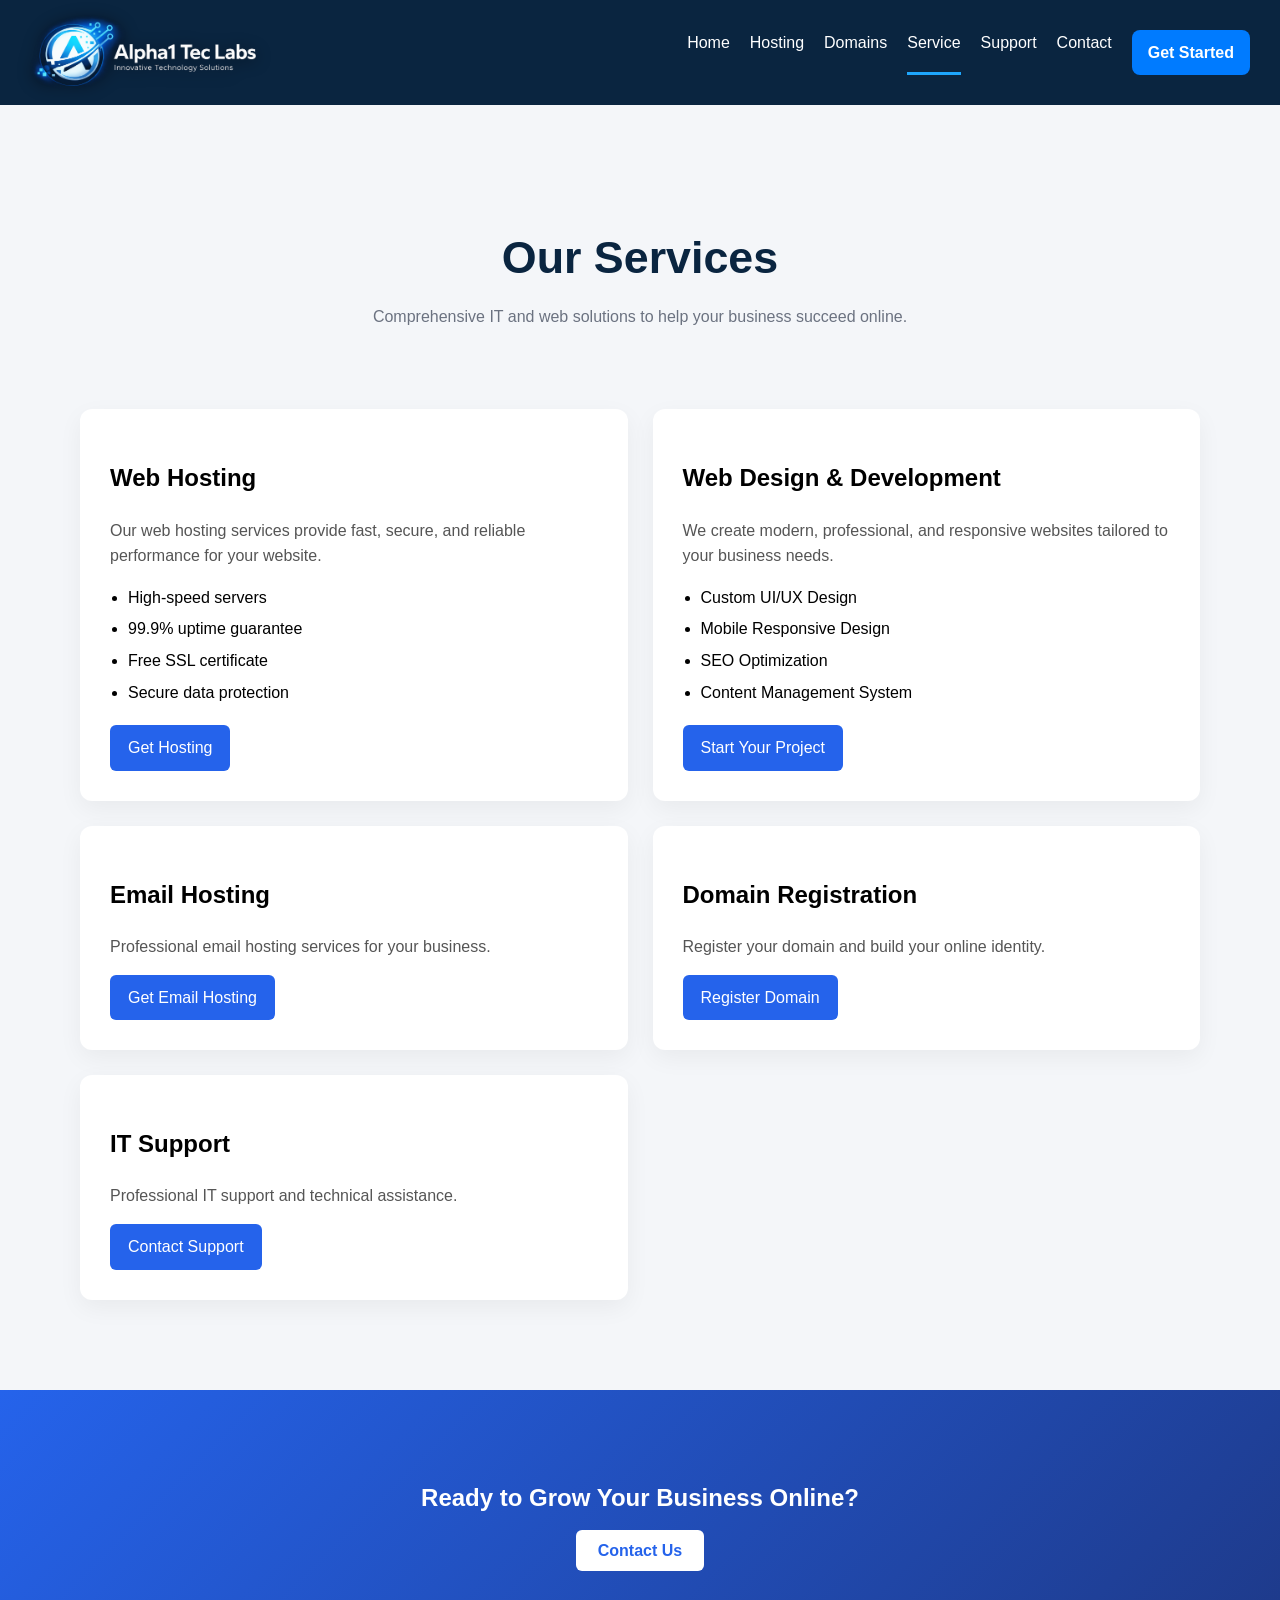
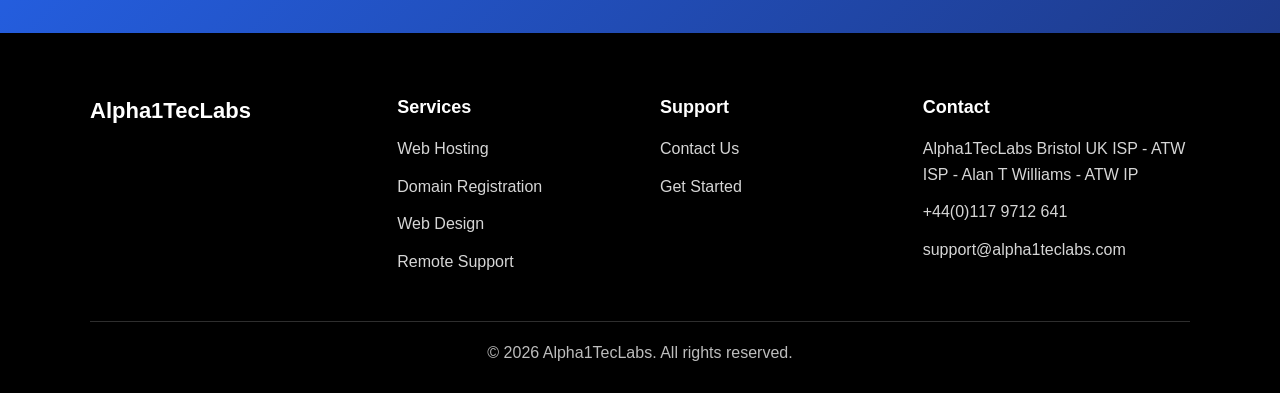
<file: service.html>
<!DOCTYPE html>
<html lang="en">
<head>
    <meta charset="UTF-8">
    <meta name="viewport" content="width=device-width, initial-scale=1.0">
    <title>Services</title>

    <link rel="stylesheet" href="style.css"> 
</head>

<body>
<header>
    <nav class="navbar">
        <a href="index.html" class="logo-link">
  <img src="alpha1-nav-logo.png" alt="Alpha1 Tec Labs" class="nav-logo">
</a>

<button class="nav-toggle" aria-label="Toggle menu" aria-expanded="false" type="button">
      <span></span>
      <span></span>
      <span></span>
    </button>

        <div class="nav-links">
            <a href="index.html">Home</a>
            <a href="hosting.html">Hosting</a>
            <a href="domains.html">Domains</a>
            <a href="service.html" class="active">Service</a>
            <a href="support.html">Support</a>
            <a href="contact.html">Contact</a>
            <a href="get-started.html" class="nav-btn">Get Started</a>
        </div>
    </nav>

</header>
    
    <section class="services-hero">
        <h1>Our Services</h1>
        <p>Comprehensive IT and web solutions to help your business succeed online.</p>
    </section>


    
    <section class="services-container">

       
        <div class="service-box">
            <h2>Web Hosting</h2>
            <p>Our web hosting services provide fast, secure, and reliable performance for your website.</p>

            <ul>
                <li>High-speed servers</li>
                <li>99.9% uptime guarantee</li>
                <li>Free SSL certificate</li>
                <li>Secure data protection</li>
            </ul>

            <a href="get-started.html" class="btn">Get Hosting</a>
        </div>


      
        <div class="service-box">
            <h2>Web Design & Development</h2>
            <p>We create modern, professional, and responsive websites tailored to your business needs.</p>

            <ul>
                <li>Custom UI/UX Design</li>
                <li>Mobile Responsive Design</li>
                <li>SEO Optimization</li>
                <li>Content Management System</li>
            </ul>

            <a href="get-started.html" class="btn">Start Your Project</a>
        </div>


        
        <div class="service-box">
            <h2>Email Hosting</h2>
            <p>Professional email hosting services for your business.</p>

            <a href="get-started.html" class="btn">Get Email Hosting</a>
        </div>


       
        <div class="service-box">
            <h2>Domain Registration</h2>
            <p>Register your domain and build your online identity.</p>

            <a href="domains.html" class="btn">Register Domain</a>
        </div>


        
        <div class="service-box">
            <h2>IT Support</h2>
            <p>Professional IT support and technical assistance.</p>

            <a href="support.html" class="btn">Contact Support</a>
        </div>

    </section>


    
    <section class="services-cta">
        <h2>Ready to Grow Your Business Online?</h2>
       <a href="contact.html" class="btn-primary">Contact Us</a>

    </section>

   

   <footer class="site-footer">
  <div class="footer-inner">
    <div class="footer-grid">

      
      <div class="footer-col">
        <a class="footer-brand" href="index.html">Alpha1TecLabs</a>
      </div>

      
      <div class="footer-col">
        <h3 class="footer-title">Services</h3>
        <ul class="footer-links">
          <li><a href="hosting.html">Web Hosting</a></li>
          <li><a href="domains.html">Domain Registration</a></li>
          <li><a href="service.html">Web Design</a></li>
          <li><a href="service.html">Remote Support</a></li>
        </ul>
      </div>

      
      <div class="footer-col">
        <h3 class="footer-title">Support</h3>
        <ul class="footer-links">
          <li><a href="contact.html">Contact Us</a></li>
          <li><a href="get-started.html">Get Started</a></li>
        </ul>
      </div>

      
      <div class="footer-col">
        <h3 class="footer-title">Contact</h3>
        <ul class="footer-contact">
          <li>Alpha1TecLabs Bristol UK ISP - ATW ISP - Alan T Williams - ATW IP</li>
          <li>+44(0)117 9712 641</li>
          <li><a href="mailto:support@alpha1teclabs.com">support@alpha1teclabs.com</a></li>
        </ul>
      </div>

    </div>

    <div class="footer-divider"></div>

    <p class="footer-copy">© 2026 Alpha1TecLabs. All rights reserved.</p>
  </div>


</footer>

<script src="script.js"></script>
</body>
</html>
</file>
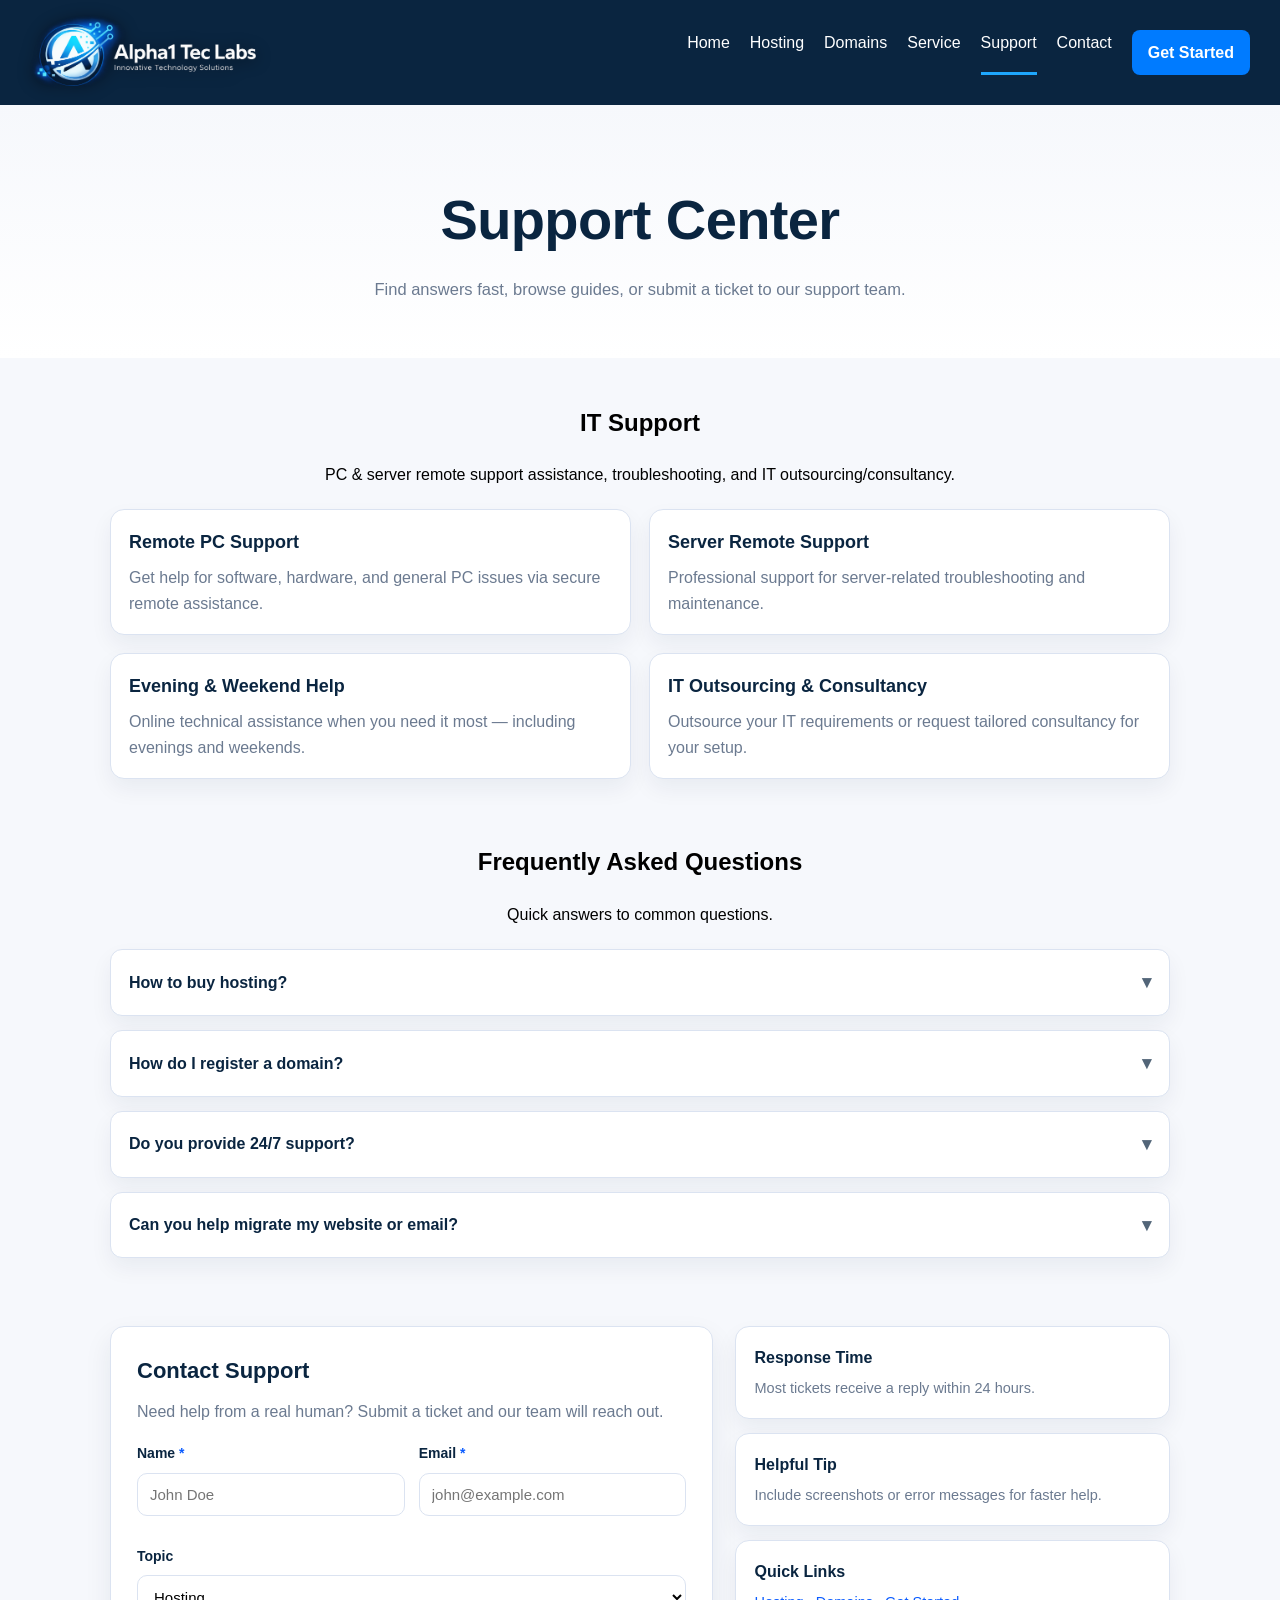
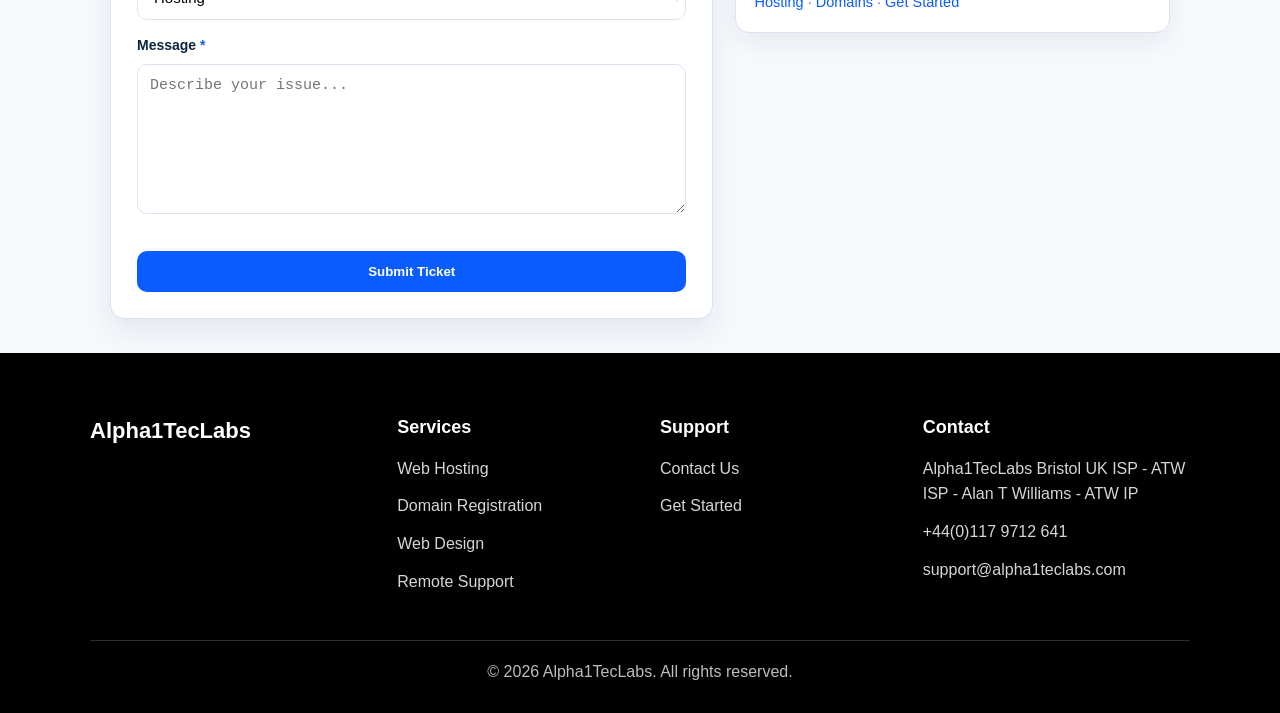
<file: support.html>
<!DOCTYPE html>
<html lang="en">
<head>
  <meta charset="UTF-8" />
  <meta name="viewport" content="width=device-width, initial-scale=1.0" />
  <title>Support - Alpha1 Tec Labs</title>
  <link rel="stylesheet" href="style.css" />
</head>

<body class="support-page">
 
  <header>
    <nav class="navbar">
      <a href="index.html" class="logo-link">
        <img src="alpha1-nav-logo.png" alt="Alpha1 Tec Labs" class="nav-logo">
      </a>

      <button class="nav-toggle" aria-label="Toggle menu" aria-expanded="false" type="button">
        <span></span><span></span><span></span>
      </button>

      <div class="nav-links">
        <a href="index.html">Home</a>
        <a href="hosting.html">Hosting</a>
        <a href="domains.html">Domains</a>
        <a href="service.html">Service</a>
        <a href="support.html" class="active">Support</a>
        <a href="contact.html">Contact</a>
        <a href="get-started.html" class="nav-btn">Get Started</a>
      </div>
    </nav>
  </header>

  
  <section class="support-hero">
    <div class="support-hero-inner">
      <h1>Support Center</h1>
      <p>Find answers fast, browse guides, or submit a ticket to our support team.</p>

      
    </div>
  </section>

  <main class="support-wrap">

    <section class="support-it">
  <div class="support-section-head">
  <h2>IT Support</h2>
  <p>PC & server remote support assistance, troubleshooting, and IT outsourcing/consultancy.</p>
</div>


    <div class="support-it-grid">
      <div class="support-it-card">
        <h3>Remote PC Support</h3>
        <p>
          Get help for software, hardware, and general PC issues via secure remote assistance.
        </p>
      </div>

      <div class="support-it-card">
        <h3>Server Remote Support</h3>
        <p>
          Professional support for server-related troubleshooting and maintenance.
        </p>
      </div>

      <div class="support-it-card">
        <h3>Evening & Weekend Help</h3>
        <p>
          Online technical assistance when you need it most — including evenings and weekends.
        </p>
      </div>

      <div class="support-it-card">
        <h3>IT Outsourcing & Consultancy</h3>
        <p>
          Outsource your IT requirements or request tailored consultancy for your setup.
        </p>
      </div>
    </div>
  </div>
</section>


    <section class="support-section" id="faq">
<div class="support-section-head">
  <h2>Frequently Asked Questions</h2>
  <p>Quick answers to common questions.</p>
</div>



      <div class="support-faq">
        <details class="support-faq-item">
          <summary>
            <span>How to buy hosting?</span>
            <span class="support-chev" aria-hidden="true">▾</span>
          </summary>
          <div class="support-faq-body">
            Go to <strong>Hosting</strong>, choose the package you want, then click <strong>Order Now</strong>.
            You can also start from <strong>Get Started</strong> and pick a plan there.
          </div>
        </details>

        <details class="support-faq-item">
          <summary>
            <span>How do I register a domain?</span>
            <span class="support-chev" aria-hidden="true">▾</span>
          </summary>
          <div class="support-faq-body">
            Open the <strong>Domains</strong> page, search for your name, and choose an available extension.
          </div>
        </details>

        <details class="support-faq-item">
          <summary>
            <span>Do you provide 24/7 support?</span>
            <span class="support-chev" aria-hidden="true">▾</span>
          </summary>
          <div class="support-faq-body">
            Yes — you can submit a ticket anytime and we’ll respond as quickly as possible.
          </div>
        </details>

        <details class="support-faq-item">
          <summary>
            <span>Can you help migrate my website or email?</span>
            <span class="support-chev" aria-hidden="true">▾</span>
          </summary>
          <div class="support-faq-body">
            Yes. Submit a ticket and include your current provider and what you want moved (website/email/both).
          </div>
        </details>
      </div>
    </section>
  
    <section class="support-section" id="submit-ticket">
      <div class="support-grid">
        <div class="support-card">
          <h2 class="support-card-title">Contact Support</h2>
          <p class="support-card-text">Need help from a real human? Submit a ticket and our team will reach out.</p>

          <form class="support-form" id="supportTicketForm" novalidate>
            <div class="support-row-2">
              <div class="support-field">
                <label for="supName">Name <span class="support-required">*</span></label>
                <input id="supName" name="name" type="text" placeholder="John Doe" required>
              </div>

              <div class="support-field">
                <label for="supEmail">Email <span class="support-required">*</span></label>
                <input id="supEmail" name="email" type="email" placeholder="john@example.com" required>
              </div>
            </div>

            <div class="support-field">
              <label for="supTopic">Topic</label>
              <select id="supTopic" name="topic">
                <option value="Hosting">Hosting</option>
                <option value="Domains">Domains</option>
                <option value="Billing">Billing</option>
                <option value="Technical">Technical</option>
                <option value="Other">Other</option>
              </select>
            </div>

            <div class="support-field">
              <label for="supMsg">Message <span class="support-required">*</span></label>
              <textarea id="supMsg" name="message" placeholder="Describe your issue..." required></textarea>
            </div>

            <button type="submit" class="support-submit">Submit Ticket</button>
          </form>
        </div>

        <aside class="support-side">
          <div class="support-info-card">
            <div class="support-info-title">Response Time</div>
            <div class="support-info-text">Most tickets receive a reply within 24 hours.</div>
          </div>

          <div class="support-info-card">
            <div class="support-info-title">Helpful Tip</div>
            <div class="support-info-text">Include screenshots or error messages for faster help.</div>
          </div>

          <div class="support-info-card">
            <div class="support-info-title">Quick Links</div>
            <div class="support-info-text">
              <a href="hosting.html">Hosting</a> ·
              <a href="domains.html">Domains</a> ·
              <a href="get-started.html">Get Started</a>
            </div>
          </div>
        </aside>
      </div>

      <div class="support-toast" id="supportToast" role="status" aria-live="polite" aria-atomic="true" hidden>
        <span class="support-toast-dot" aria-hidden="true">!</span>
        <span id="supportToastText">Message</span>
      </div>
    </section>

    
  </main>

  
  <footer class="site-footer">
    <div class="footer-inner">
      <div class="footer-grid">
        <div class="footer-col">
          <a class="footer-brand" href="index.html">Alpha1TecLabs</a>
        </div>

        <div class="footer-col">
          <h3 class="footer-title">Services</h3>
          <ul class="footer-links">
            <li><a href="hosting.html">Web Hosting</a></li>
            <li><a href="domains.html">Domain Registration</a></li>
            <li><a href="service.html">Web Design</a></li>
            <li><a href="service.html">Remote Support</a></li>
          </ul>
        </div>

        <div class="footer-col">
          <h3 class="footer-title">Support</h3>
          <ul class="footer-links">
            <li><a href="contact.html">Contact Us</a></li>
            <li><a href="get-started.html">Get Started</a></li>
          </ul>
        </div>

        <div class="footer-col">
          <h3 class="footer-title">Contact</h3>
          <ul class="footer-contact">
            <li>Alpha1TecLabs Bristol UK ISP - ATW ISP - Alan T Williams - ATW IP</li>
            <li>+44(0)117 9712 641</li>
            <li><a href="support@alpha1teclabs.com">support@alpha1teclabs.com</a></li>
          </ul>
        </div>
      </div>

      <div class="footer-divider"></div>
      <p class="footer-copy">© 2026 Alpha1TecLabs. All rights reserved.</p>
    </div>
  </footer>

  <script src="support.js"></script>
  <script src="script.js"></script>
</body>
</html>
</file>
<file: style.css>
/*BASE*/
body {
  margin: 0;
  font-family: Arial, sans-serif;
  line-height: 1.6;
  background: #f4f6f9;
}

ul {
  padding-left: 20px;
}

ul li {
  margin-bottom: 8px;
}

/* NAVBAR */
.navbar {
  display: flex;
  justify-content: space-between;
  align-items: center;
  background: #0a2540;
  color: #fff;
  padding: 15px 30px;
}

.nav-links {
  list-style: none;
  display: flex;
  gap: 20px;
  margin: 0;
  padding: 0;
}

.nav-links a {
  color: #fff;
  text-decoration: none;
  transition: 0.3s;
}

.nav-links a:hover {
  color: #00bfff;
}

.nav-links a.active {
  border-bottom: 3px solid #1ea7fd;
  padding-bottom: 6px;
}

/* Navbar CTA button (in links) */
.nav-links .nav-btn {
  background: #007bff;
  color: #fff !important;
  padding: 10px 16px;
  border-radius: 8px;
  font-weight: 700;
  text-decoration: none;
}

.nav-links .nav-btn:hover {
  opacity: 0.9;
}

/* Clickable logo */
.logo-link {
  display: flex;
  align-items: center;
  text-decoration: none;
}

.nav-logo {
  height: 75px;
  width: auto;
  display: block;
  filter: drop-shadow(0 2px 8px rgba(0, 0, 0, 0.45));
}

/* BUTTONS */
.btn,
input[type="submit"] {
  display: inline-block;
  padding: 10px 18px;
  background: #2563eb;
  color: #fff;
  border-radius: 6px;
  text-decoration: none;
  transition: 0.3s;
  border: none;
  cursor: pointer;
}

.btn:hover,
input[type="submit"]:hover {
  background: #1e40af;
}

/* HOME: HERO */
.hero {
  background: linear-gradient(rgba(0, 0, 0, 0.5), rgba(0, 0, 0, 0.5)),
    url("https://images.unsplash.com/photo-1498050108023-c5249f4df085");
  background-size: cover;
  color: #fff;
  padding: 120px 20px;
  text-align: center;
}

.hero h1 {
  font-size: 2.5rem;
}

/* WHY CHOOSE US SECTION */
.why {

    background: #f7f9fc;
    padding: 60px 20px;
    text-align: center;
}

.why h2 {
    font-size: 32px;
    margin-bottom: 30px;
}

.why-container {
    background: white;
    border-radius: 12px;
    padding: 40px 30px;
    max-width: 1100px;
    margin: auto;
    box-shadow: 0 4px 20px rgba(0,0,0,0.05);
    display: flex;
    justify-content: center;
    gap: 30px;
    flex-wrap: wrap;
}

.why-card {
    max-width: 220px;
    text-align: center;
}

.why-card h3 {
    margin-bottom: 10px;
    color: #0a2540;
}

.why-card p {
    color: #666;
    font-size: 14px;
    line-height: 1.5;
}


/* HOME: SERVICES (blue cards) */
.services {
  padding: 50px 20px;
  text-align: center;
}

.services h2 {
  font-size: 42px;
  margin-bottom: 26px;
  color: #0a2540;
}

.service-container {
  display: flex;
  gap: 22px;
  justify-content: center;
  flex-wrap: wrap;
}

/* Your HTML: <a class="service-link"><div class="card">...</div></a> */
.service-link {
  display: block;
  text-decoration: none;
  color: inherit;
}

.service-link .card {
  background: #fff; /* ✅ white */
  color: #0a2540;
  padding: 28px 26px;
  width: 280px;
  border-radius: 14px;
  box-shadow: 0 10px 26px rgba(10, 37, 64, 0.12); /* ✅ neutral shadow */
  text-align: center;
  transition: transform 0.22s ease, box-shadow 0.22s ease;
}

.service-link .card h3 {
  margin: 0 0 10px;
  color: #0a2540; /* ✅ dark text */
  font-size: 20px;
  font-weight: 800;
}

.service-link .card p {
  margin: 0;
  color: #4b5b73; /* ✅ grey text */
  line-height: 1.6;
}

.service-link:hover .card {
  transform: translateY(-6px);
  box-shadow: 0 16px 34px rgba(10, 37, 64, 0.18);
}

.service-link:active .card {
  transform: translateY(-2px);
}

/*  HOME: CTA (centered)*/
.cta {
  text-align: center;
  padding: 70px 20px;
  margin-top: 60px;
}

.cta h2 {
  font-size: 40px;
  margin: 0 0 10px;
  color: #0a2540;
}

.cta p {
  font-size: 16.5px;
  color: #4b5b73;
  margin: 0 0 22px;
}

.cta-btn {
  display: inline-block;
  background: #0b5cff;
  color: #fff;
  padding: 14px 26px;
  border-radius: 10px;
  text-decoration: none;
  font-weight: 800;
  transition: transform 0.2s ease, opacity 0.2s ease;
}

.cta-btn:hover {
  transform: translateY(-2px);
  opacity: 0.92;
}

/* OLD CONTACT (simple layout)
   (kept in case any page still uses .contact + .contact-container)*/
.contact {
  padding: 50px 20px;
  text-align: center;
  color: #0a2540;
}

.contact-container {
  display: flex;
  justify-content: center;
  gap: 40px;
  flex-wrap: wrap;
}

/* Only old layout forms inside .contact-container */
.contact-container form {
  display: flex;
  flex-direction: column;
  width: 300px;
}

input,
textarea {
  margin-bottom: 15px;
  padding: 10px;
}

/*HOSTING PAGE TABLES */
table {
  width: 90%;
  margin: 20px auto;
  border-collapse: collapse;
  background: #fff;
  border-radius: 10px;
  overflow: hidden;
  box-shadow: 0 4px 15px rgba(0, 0, 0, 0.08);
}

table th,
table td {
  padding: 15px;
  border: none;
  text-align: left;
}

table h2 {
  margin-top: 0;
}

/*DOMAINS PAGE*/
.domains-page {
  background: #f6f8fc;
  min-height: 100vh;
  padding: 40px 20px 70px;
}

.domains-hero {
  max-width: 1100px;
  margin: 0 auto;
  text-align: center;
  padding: 40px 0 30px;
}

.domains-hero h1 {
  margin: 0 0 10px;
  font-size: 52px;
  color: #0a2540;
  letter-spacing: -0.5px;
}

.domains-hero p {
  margin: 0 auto;
  max-width: 680px;
  font-size: 18px;
  color: #6b7a90;
}

.domains-search-row {
  display: flex;
  justify-content: center;
  gap: 12px;
  margin: 26px auto 18px;
  flex-wrap: wrap;
}

.domains-search-box {
  display: flex;
  align-items: center;
  gap: 10px;
  width: min(760px, 100%);
  background: #fff;
  border: 1px solid #dbe3f1;
  border-radius: 10px;
  padding: 14px 16px;
  box-sizing: border-box;
}

.domains-search-icon svg {
  width: 20px;
  height: 20px;
  opacity: 0.7;
}

.domains-search-box input {
  border: 0;
  outline: none;
  width: 100%;
  font-size: 16px;
  background: transparent;
  padding: 6px 2px;
  margin: 0;
}

.domains-search-btn {
  background: #0b5cff;
  color: #fff;
  border: 0;
  border-radius: 10px;
  padding: 14px 18px;
  font-size: 16px;
  cursor: pointer;
  min-width: 130px;
}

.domains-subtitle {
  text-align: center;
  color: #6b7a90;
  margin: 28px 0 16px;
  font-weight: 600;
}

.domains-ext-grid {
  max-width: 1100px;
  margin: 0 auto;
  display: grid;
  grid-template-columns: repeat(6, minmax(0, 1fr));
  gap: 18px;
  margin-top: 10px;
}

.domains-ext-card {
  background: #fff;
  border: 1px solid #dbe3f1;
  border-radius: 12px;
  padding: 18px 14px;
  text-align: center;
}

.domains-ext-btn {
  cursor: pointer;
}

.domains-ext-btn:hover {
  transform: translateY(-1px);
}

.domains-tld {
  font-size: 22px;
  font-weight: 800;
  color: #0b5cff;
  margin-bottom: 6px;
}

.domains-price {
  color: #6b7a90;
  font-size: 14px;
}

.domains-panel {
  max-width: 1100px;
  margin: 40px auto 0;
  background: #fff;
  border: 1px solid #dbe3f1;
  border-radius: 16px;
  padding: 40px 26px;
  box-sizing: border-box;
}

.domains-panel-head {
  text-align: center;
  margin-bottom: 28px;
}

.domains-panel-head h2 {
  margin: 0 0 10px;
  font-size: 40px;
  color: #0a2540;
  letter-spacing: -0.3px;
}

.domains-panel-head p {
  margin: 0 auto;
  max-width: 720px;
  color: #6b7a90;
  font-size: 16px;
}

.domains-feature-grid {
  display: grid;
  grid-template-columns: repeat(3, minmax(0, 1fr));
  gap: 18px;
  margin-top: 26px;
}

.domains-feature {
  text-align: center;
  padding: 18px 10px;
}

.domains-icon-wrap {
  width: 64px;
  height: 64px;
  border-radius: 999px;
  background: #eef3ff;
  display: grid;
  place-items: center;
  margin: 0 auto 14px;
  border: 1px solid #dbe3f1;
}

.domains-icon-wrap svg {
  width: 30px;
  height: 30px;
  color: #0b5cff;
}

.domains-feature h3 {
  margin: 0 0 8px;
  color: #0a2540;
  font-size: 18px;
}

.domains-feature p {
  margin: 0 auto;
  color: #6b7a90;
  max-width: 280px;
}

.domains-faq-head {
  text-align: center;
  padding: 10px 0 10px;
}

.domains-faq-head h2 {
  margin: 0;
  font-size: 44px;
  color: #0a2540;
  letter-spacing: -0.3px;
}

.domains-faq-list {
  max-width: 900px;
  margin: 26px auto 0;
  display: grid;
  gap: 14px;
}

details.domains-faq-item {
  background: #fff;
  border: 1px solid #dbe3f1;
  border-radius: 12px;
  overflow: hidden;
}

details.domains-faq-item summary {
  list-style: none;
  cursor: pointer;
  padding: 18px;
  display: flex;
  align-items: center;
  justify-content: space-between;
  gap: 12px;
  font-weight: 700;
  color: #0a2540;
}

details.domains-faq-item summary::-webkit-details-marker {
  display: none;
}

.domains-chev svg {
  width: 18px;
  height: 18px;
  transition: transform 0.2s ease;
  opacity: 0.8;
}

details[open] .domains-chev svg {
  transform: rotate(180deg);
}

.domains-faq-body {
  padding: 0 18px 18px;
  color: #6b7a90;
  line-height: 1.6;
}

/* Results UI */
.domains-results {
  max-width: 900px;
  margin: 18px auto 0;
  background: #fff;
  border: 1px solid #dbe3f1;
  border-radius: 14px;
  padding: 22px;
  box-sizing: border-box;
  text-align: left;
}

.domains-results-title {
  margin: 0 0 14px;
  color: #0a2540;
  font-size: 20px;
}

.domains-results-list {
  display: grid;
  gap: 14px;
}

.domain-row {
  display: flex;
  align-items: center;
  justify-content: space-between;
  gap: 14px;
  padding: 16px;
  border-radius: 12px;
  border: 1px solid #dbe3f1;
  background: #f3f7ff;
}

.domain-row.taken {
  background: #f5f7fb;
  border-color: #eef2f9;
}

.domain-left {
  display: flex;
  align-items: center;
  gap: 14px;
  min-width: 0;
}

.domain-name {
  font-weight: 800;
  color: #0a2540;
  font-size: 18px;
  white-space: nowrap;
}

.badge {
  font-size: 13px;
  padding: 6px 10px;
  border-radius: 8px;
  font-weight: 700;
  white-space: nowrap;
}

.badge.available {
  background: #dbe7ff;
  color: #0b5cff;
}

.badge.taken {
  background: #ffd6d6;
  color: #c0392b;
}

.domain-right {
  display: flex;
  align-items: center;
  gap: 14px;
  white-space: nowrap;
}

.domain-price {
  font-weight: 800;
  color: #0a2540;
  font-size: 18px;
}

.domain-action {
  border: 0;
  border-radius: 10px;
  padding: 12px 16px;
  font-weight: 800;
  cursor: pointer;
}

.domain-action.add {
  background: #0b5cff;
  color: #fff;
}

.domain-action.disabled {
  background: transparent;
  color: #6b7a90;
  cursor: not-allowed;
  padding: 0;
}

/* GET STARTED PAGE*/
.gs-body {
  background: #f6f8fc;
}

.gs-page {
  max-width: 1100px;
  margin: 0 auto;
  padding: 46px 20px 80px;
  min-height: 100vh;
  box-sizing: border-box;
}

.gs-hero {
  text-align: center;
  padding: 30px 0 22px;
}

.gs-hero h1 {
  margin: 0 0 10px;
  font-size: 60px;
  color: #0a2540;
  letter-spacing: -0.6px;
}

.gs-hero p {
  margin: 0 auto;
  max-width: 720px;
  font-size: 18px;
  color: #6b7a90;
}

/* Stepper */
.gs-stepper-wrap {
  padding: 18px 0 40px;
}

.gs-stepper {
  display: flex;
  align-items: center;
  justify-content: center;
  gap: 18px;
}

.gs-circle {
  width: 46px;
  height: 46px;
  border-radius: 999px;
  display: grid;
  place-items: center;
  font-weight: 800;
  font-size: 16px;
  background: #eef2f8;
  color: #52657f;
}

.gs-circle-active,
.gs-circle-done {
  background: #0b5cff;
  color: #fff;
}

.gs-line {
  width: 120px;
  height: 6px;
  border-radius: 999px;
  background: #eef2f8;
}

.gs-line-active {
  background: #0b5cff;
}

.gs-step-labels {
  display: grid;
  grid-template-columns: 1fr 1fr 1fr;
  max-width: 860px;
  margin: 18px auto 0;
  text-align: center;
  gap: 10px;
}

.gs-step-label {
  color: #6b7a90;
  font-weight: 600;
}

.gs-step-label-active {
  color: #0b5cff;
}

/* Sections */
.gs-title {
  text-align: center;
  margin: 0;
  font-size: 40px;
  color: #0a2540;
  letter-spacing: -0.3px;
}

.gs-subtitle {
  text-align: center;
  margin: 10px 0 28px;
  color: #6b7a90;
}

.gs-plan-grid {
  display: grid;
  grid-template-columns: repeat(3, minmax(0, 1fr));
  gap: 22px;
  align-items: stretch;
}

.gs-plan-card {
  background: #fff;
  border: 1px solid #dbe3f1;
  border-radius: 14px;
  padding: 22px;
  text-align: left;
  box-sizing: border-box;
  cursor: pointer;
  position: relative;
}

.gs-plan-card:focus {
  outline: none;
}

.gs-plan-card.gs-selected {
  border-color: #0b5cff;
  box-shadow: 0 10px 26px rgba(11, 92, 255, 0.12);
}

.gs-plan-popular {
  box-shadow: 0 10px 26px rgba(11, 92, 255, 0.1);
}

.gs-badge {
  position: absolute;
  top: -12px;
  left: 50%;
  transform: translateX(-50%);
  background: #f6a100;
  color: #1b1b1b;
  font-weight: 800;
  font-size: 12px;
  padding: 6px 12px;
  border-radius: 999px;
}

.gs-plan-head h3 {
  margin: 0 0 10px;
  font-size: 20px;
  color: #0a2540;
}

.gs-price {
  color: #0b5cff;
  font-weight: 900;
  font-size: 34px;
  margin-bottom: 16px;
}

.gs-features {
  list-style: none;
  padding: 0;
  margin: 0;
  color: #52657f;
}

.gs-features li {
  display: flex;
  align-items: center;
  gap: 10px;
  padding: 8px 0;
}

.gs-check {
  color: #0b5cff;
  font-weight: 900;
}

.gs-actions {
  margin-top: 26px;
  display: flex;
  gap: 14px;
}

.gs-actions-right {
  justify-content: flex-end;
}

.gs-actions-split {
  justify-content: space-between;
}

.gs-btn {
  border: 0;
  border-radius: 12px;
  padding: 12px 22px;
  font-weight: 800;
  cursor: pointer;
  display: inline-flex;
  align-items: center;
  gap: 10px;
}

.gs-btn-primary {
  background: #0b5cff;
  color: #fff;
}

.gs-btn-primary:hover {
  opacity: 0.92;
}

.gs-btn-ghost {
  background: transparent;
  border: 1px solid #dbe3f1;
  color: #0a2540;
}

.gs-btn-ghost:hover {
  background: #fff;
}

.gs-form {
  max-width: 720px;
  margin: 0 auto;
}

.gs-grid-2 {
  display: grid;
  grid-template-columns: 1fr 1fr;
  gap: 18px;
}

.gs-field {
  margin-bottom: 18px;
}

.gs-field label {
  display: block;
  font-weight: 700;
  color: #0a2540;
  margin-bottom: 8px;
}

.gs-required {
  color: #0b5cff;
}

.gs-field input {
  width: 100%;
  padding: 14px;
  border-radius: 10px;
  border: 1px solid #dbe3f1;
  outline: none;
  box-sizing: border-box;
  font-size: 16px;
  background: #fff;
}

.gs-field input:focus {
  border-color: #0b5cff;
  box-shadow: 0 0 0 4px rgba(11, 92, 255, 0.12);
}

/* Toast */
.gs-toast {
  position: fixed;
  right: 22px;
  bottom: 22px;
  background: #fff;
  border: 1px solid #dbe3f1;
  box-shadow: 0 14px 26px rgba(10, 37, 64, 0.12);
  border-radius: 14px;
  padding: 14px 16px;
  display: flex;
  align-items: center;
  gap: 12px;
  max-width: 360px;
  z-index: 9999;
  color: #0a2540;
}

.gs-toast-dot {
  width: 28px;
  height: 28px;
  border-radius: 999px;
  display: grid;
  place-items: center;
  background: #0b5cff;
  color: #fff;
  font-weight: 900;
}

.gs-toast[hidden] {
  display: none !important;
}


/* GET STARTED: Confirmation summary restore (paste at very bottom) */
.gs-summary {
  max-width: 620px;
  margin: 18px auto 0;
  background: #fff;
  border: 1px solid #dbe3f1;
  border-radius: 14px;
  padding: 24px;
  box-sizing: border-box;
}

.gs-summary-row {
  display: flex;
  justify-content: space-between;
  gap: 16px;
  padding: 12px 0;
  align-items: center;
}

.gs-summary-label {
  color: #6b7a90;
}

.gs-summary-value {
  color: #0a2540;
  font-weight: 800;
  text-align: right;
}

.gs-summary-sep {
  height: 1px;
  background: #dbe3f1;
  margin: 8px 0;
}

/* SERVICES PAGE (grid) */
.services-hero {
  text-align: center;
  padding: 80px 20px 40px;
}

.services-hero h1 {
  font-size: 2.8rem;
  font-weight: 700;
  margin-bottom: 10px;
  color: #0a2540;
}

.services-hero p {
  color: #6b7280;
  max-width: 600px;
  margin: auto;
}

.services-container {
  display: grid;
  grid-template-columns: repeat(2, 1fr);
  gap: 25px;
  padding: 40px 80px;
}

.service-box {
  background: #fff;
  padding: 30px;
  border-radius: 12px;
  box-shadow: 0 8px 25px rgba(0, 0, 0, 0.05);
  transition: 0.3s;
}

.service-box:hover {
  transform: translateY(-5px);
  box-shadow: 0 12px 30px rgba(0, 0, 0, 0.1);
}

.service-box p {
  color: #555;
  margin-bottom: 15px;
}

.service-box ul {
  padding-left: 18px;
  margin-bottom: 20px;
}

.service-box ul li {
  margin-bottom: 6px;
}

.services-cta {
  text-align: center;
  padding: 70px 20px;
  margin-top: 50px;
  background: linear-gradient(135deg, #2563eb, #1e3a8a);
  color: #fff;
}

.services-cta h2 {
  margin-bottom: 20px;
}

.btn-primary {
  background: #fff;
  color: #2563eb;
  padding: 12px 22px;
  border-radius: 6px;
  text-decoration: none;
  font-weight: bold;
}

.btn-primary:hover {
  background: #e5e7eb;
}

/*CONTACT PAGE (modern layout)*/
.contact-page {
  background: #fff;
}

.contact-hero {
  padding: 70px 20px 55px;
  text-align: center;
  background: linear-gradient(#f6f8fc, #fff);
}

.contact-hero h1 {
  margin: 0 0 10px;
  font-size: 56px;
  letter-spacing: -0.6px;
  color: #0a2540;
}

.contact-hero p {
  margin: 0 auto;
  max-width: 760px;
  color: #6b7a90;
  font-size: 16.5px;
  line-height: 1.7;
}

.contact-wrap {
  max-width: 1100px;
  margin: 0 auto;
  padding: 0 20px 70px;
  box-sizing: border-box;
}

.contact-grid {
  display: grid;
  grid-template-columns: 1.25fr 0.9fr;
  gap: 26px;
  align-items: start;
}

.contact-card {
  background: #fff;
  border: 1px solid #dbe3f1;
  border-radius: 14px;
  padding: 26px;
  box-shadow: 0 12px 28px rgba(10, 37, 64, 0.08);
  align-self: start;
  height: auto;
}

.contact-card-title {
  margin: 0 0 18px;
  font-size: 22px;
  font-weight: 800;
  color: #0a2540;
}

.contact-form {
  margin: 0;
  width: 100%;
  display: block;
  height: auto;
}

.contact-row-2 {
  display: grid;
  grid-template-columns: 1fr 1fr;
  gap: 14px;
}

.contact-field {
  margin-bottom: 14px;
}

.contact-field label {
  display: block;
  font-weight: 700;
  color: #0a2540;
  margin-bottom: 8px;
  font-size: 14px;
}

.contact-field input,
.contact-field textarea {
  width: 100%;
  border: 1px solid #dbe3f1;
  border-radius: 10px;
  padding: 12px;
  font-size: 15px;
  outline: none;
  box-sizing: border-box;
  background: #fff;
}

.contact-field textarea {
  min-height: 140px;
  max-height: 220px;
  resize: vertical;
}

.contact-field input:focus,
.contact-field textarea:focus {
  border-color: #0b5cff;
  box-shadow: 0 0 0 4px rgba(11, 92, 255, 0.12);
}

.contact-submit {
  width: 100%;
  border: 0;
  border-radius: 10px;
  padding: 13px 16px;
  font-weight: 800;
  cursor: pointer;
  background: #0b5cff;
  color: #fff;
  transition: transform 0.2s ease, opacity 0.2s ease;
}

.contact-submit:hover {
  transform: translateY(-2px);
  opacity: 0.92;
}

.contact-side {
  display: grid;
  gap: 14px;
}

.contact-info-card {
  background: #fff;
  border: 1px solid #dbe3f1;
  border-radius: 14px;
  padding: 18px;
  display: grid;
  grid-template-columns: 44px 1fr;
  gap: 14px;
  box-shadow: 0 10px 22px rgba(10, 37, 64, 0.06);
}

.contact-icon {
  width: 44px;
  height: 44px;
  border-radius: 999px;
  display: grid;
  place-items: center;
  background: #eef3ff;
  color: #0b5cff;
  border: 1px solid #dbe3f1;
}

.contact-icon svg {
  width: 22px;
  height: 22px;
}

.contact-info-title {
  font-weight: 800;
  color: #0a2540;
  margin-bottom: 6px;
}

.contact-info-text {
  color: #6b7a90;
  line-height: 1.6;
  font-size: 14.5px;
}

.contact-info-text a {
  color: #0b5cff;
  text-decoration: none;
}

.contact-info-text a:hover {
  opacity: 0.85;
  text-decoration: underline;
}

/* FOOTER (site-wide)*/
.site-footer {
  background: #000;
  color: #fff;
  padding: 60px 20px 28px;
}

.site-footer,
.site-footer * {
  text-align: left;
}

.site-footer a {
  color: #fff;
  text-decoration: none;
}

.site-footer a:hover {
  opacity: 0.85;
}

.footer-inner {
  max-width: 1100px;
  margin: 0 auto;
}

.footer-grid {
  display: grid;
  grid-template-columns: 1.2fr 1fr 1fr 1.2fr;
  gap: 40px;
  align-items: start;
}

.footer-brand {
  font-size: 22px;
  font-weight: 800;
  display: inline-block;
  margin: 0;
}

.footer-title {
  margin: 0 0 14px;
  font-size: 18px;
  font-weight: 800;
}

.footer-links,
.footer-contact {
  list-style: none;
  padding: 0;
  margin: 0;
}

.footer-links li,
.footer-contact li {
  margin: 12px 0;
  color: #d6d6d6;
}

.footer-links a,
.footer-contact a {
  color: #d6d6d6;
}

.footer-divider {
  height: 1px;
  background: rgba(255, 255, 255, 0.18);
  margin: 34px 0 18px;
}

.footer-copy {
  margin: 0;
  text-align: center;
  color: #bdbdbd;
}

/* If any page still has a plain <footer> (not .site-footer) */
footer:not(.site-footer) {
  background: #111;
  color: #fff;
  text-align: center;
  padding: 20px;
}

/*RESPONSIVE */
@media (max-width: 1024px) {
  .domains-ext-grid {
    grid-template-columns: repeat(3, minmax(0, 1fr));
  }
}

@media (max-width: 950px) {
  .contact-grid {
    grid-template-columns: 1fr;
  }

  .contact-hero h1 {
    font-size: 44px;
  }
}

@media (max-width: 900px) {
  .gs-plan-grid {
    grid-template-columns: 1fr;
  }

  .gs-grid-2 {
    grid-template-columns: 1fr;
  }

  .gs-actions-right {
    justify-content: center;
  }

  .gs-actions-split {
    justify-content: center;
    flex-wrap: wrap;
  }

  .footer-grid {
    grid-template-columns: 1fr 1fr;
  }
}

@media (max-width: 768px) {
  .service-container {
    flex-direction: column;
    align-items: center;
  }

  .contact-container {
    flex-direction: column;
    align-items: center;
  }

  table {
    width: 95%;
  }

  .domains-hero h1 {
    font-size: 38px;
  }

  .domains-panel-head h2 {
    font-size: 30px;
  }

  .domains-faq-head h2 {
    font-size: 34px;
  }

  .domains-feature-grid {
    grid-template-columns: 1fr;
  }

  .domains-search-btn {
    width: min(760px, 100%);
  }

  .domain-row {
    flex-direction: column;
    align-items: flex-start;
  }

  .domain-right {
    width: 100%;
    justify-content: space-between;
  }

  .services-container {
    grid-template-columns: 1fr;
    padding: 20px;
  }

  .services-hero h1 {
    font-size: 2rem;
  }
}

@media (max-width: 600px) {
  .contact-row-2 {
    grid-template-columns: 1fr;
  }
}

@media (max-width: 520px) {
  .footer-grid {
    grid-template-columns: 1fr;
  }
}

/* HOSTING PAGE (ADD ONLY) */

.hosting-page {
  background: #f6f8fc; 
}

.hosting-hero {
  padding: 70px 20px 55px;
  text-align: center;
  background: linear-gradient(#f6f8fc, #ffffff);
}

.hosting-hero-inner {
  max-width: 1100px;
  margin: 0 auto;
}

.hosting-hero h1 {
  margin: 0 0 10px;
  font-size: 56px;
  letter-spacing: -0.6px;
  color: #0a2540;
}

.hosting-hero p {
  margin: 0 auto;
  max-width: 820px;
  color: #6b7a90;
  font-size: 16.5px;
  line-height: 1.7;
}

.hosting-section {
  padding: 34px 0;
}

.hosting-wrap {
  max-width: 1100px;
  margin: 0 auto;
  padding: 0 20px;
  box-sizing: border-box;
}

.hosting-section-title {
  margin: 0 0 18px;
  font-size: 30px;
  color: #0a2540;
  letter-spacing: -0.2px;
  text-align: left;
}

.hosting-grid {
  display: grid;
  grid-template-columns: repeat(2, minmax(0, 1fr));
  gap: 22px;
  align-items: start;
}

.hosting-card {
  background: #fff;
  border: 1px solid #dbe3f1;
  border-radius: 14px;
  padding: 22px;
  box-shadow: 0 12px 28px rgba(10, 37, 64, 0.08);
  transition: transform 0.22s ease, box-shadow 0.22s ease;
}
/*changes*/
.hosting-servers {
    display: grid;
    grid-template-columns: repeat(3, 1fr);
    max-width: 1100px;
    margin: 60px auto;
    background-color: #f2f4f7;   
}

.hosting-card-servers {
    padding: 30px;
    border-right: 1px solid #d1d5db;  
    background-color: transparent;    
}

.hosting-card:last-child {
    border-right: none;
}

.hosting-addon {
    display: grid;
    grid-template-columns: repeat(2, 1fr);
    max-width: 1100px;
    margin: 60px auto;
    background-color: #f2f4f7;   
}

.hosting-card-addon {
    padding: 30px;
    border-right: 1px solid #d1d5db;  
    background-color: transparent;    
}

.hosting-card:last-child {
    border-right: none;
}
/*changes*/
.hosting-card:hover {
  transform: translateY(-4px);
  box-shadow: 0 18px 34px rgba(10, 37, 64, 0.12);
}

.hosting-card h3 {
  margin: 0 0 8px;
  font-size: 20px;
  color: #0a2540;
}

.hosting-price {
  margin: 0 0 14px;
  font-weight: 800;
  color: #0b5cff;
}

.hosting-muted {
  margin: 0 0 12px;
  color: #6b7a90;
}

.hosting-note {
  margin: 12px 0 0;
  color: #52657f;
  line-height: 1.6;
}

.hosting-list {
  margin: 0;
  padding-left: 18px;
  color: #0a2540;
}

.hosting-list li {
  margin: 8px 0;
}

.hosting-btn {
  display: inline-block;
  margin-top: 16px;
  background: #0b5cff;
  color: #fff;
  padding: 12px 18px;
  border-radius: 10px;
  text-decoration: none;
  font-weight: 800;
  transition: transform 0.2s ease, opacity 0.2s ease;
}

.hosting-btn:hover {
  transform: translateY(-2px);
  opacity: 0.92;
}

/* Stepper controls */
.hosting-stepper {
  display: flex;
  align-items: center;
  gap: 12px;
  margin-top: 14px;
}

.step-btn {
  width: 44px;
  height: 44px;
  border-radius: 10px;
  border: 1px solid #dbe3f1;
  background: #fff;
  cursor: pointer;
  font-size: 20px;
  font-weight: 800;
  color: #0a2540;
}

.step-btn:hover {
  border-color: #0b5cff;
  box-shadow: 0 0 0 4px rgba(11, 92, 255, 0.10);
}

.step-value {
  display: flex;
  align-items: center;
  gap: 10px;
  border: 1px solid #dbe3f1;
  background: #ffffff;
  border-radius: 10px;
  padding: 10px 12px;
}

.step-value input {
  width: 72px;
  border: 0;
  outline: none;
  text-align: center;
  font-weight: 800;
  color: #0a2540;
  background: transparent;
  margin: 0;
  padding: 0;
}

.hosting-table-wrap {
  margin-top: 16px;
}

/* Responsive */
@media (max-width: 900px) {
  .hosting-grid {
    grid-template-columns: 1fr;
  }

  .hosting-hero h1 {
    font-size: 44px;
  }

  .hosting-section-title {
    text-align: center;
  }
}

/* HOSTING TABLE BOXES (match Add-ons look)
   Paste at VERY bottom */

/* The grey container like your add-ons box */
.hosting-page .hosting-table-wrap{
  max-width: 1100px;
  margin: 24px auto 0;
  background: #f2f4f7;              
  border: 1px solid #d1d5db;
  border-radius: 14px;
  padding: 22px;
  box-shadow: none;                
  overflow: hidden;
}


.hosting-page .hosting-table-wrap table{
  width: 100%;
  margin: 0 !important;
  background: transparent !important;
  border: 0 !important;
  border-collapse: collapse;
  box-shadow: none !important;
  border-radius: 0 !important;
  overflow: visible !important;
}


.hosting-page .hosting-table-wrap th,
.hosting-page .hosting-table-wrap td{
  border: 0 !important;
  padding: 16px 14px;
  text-align: left;
  vertical-align: middle;
}

.hosting-page .hosting-table-wrap tr + tr{
  border-top: 1px solid rgba(209, 213, 219, 0.9); 
}


.hosting-page .hosting-table-wrap thead th{
  font-weight: 800;
  color: #0a2540;
}


.hosting-page .hosting-table-wrap table tr:first-child th{
  font-weight: 800;
  color: #0a2540;
}


.hosting-page .hosting-table-wrap input[type="radio"]{
  transform: scale(1.05);
}

/* SUPPORT PAGE (ADD ONLY)*/

.support-page {
  background: #f6f8fc;
}

.support-hero {
  padding: 70px 20px 55px;
  text-align: center;
  background: linear-gradient(#f6f8fc, #ffffff);
}

.support-hero-inner {
  max-width: 1100px;
  margin: 0 auto;
}

.support-hero h1 {
  margin: 0 0 10px;
  font-size: 56px;
  letter-spacing: -0.6px;
  color: #0a2540;
}

.support-hero p {
  margin: 0 auto;
  max-width: 760px;
  color: #6b7a90;
  font-size: 16.5px;
  line-height: 1.7;
}

.support-hero-actions {
  margin-top: 18px;
  display: flex;
  justify-content: center;
  gap: 12px;
  flex-wrap: wrap;
}

.support-btn {
  display: inline-block;
  padding: 12px 18px;
  border-radius: 10px;
  text-decoration: none;
  font-weight: 800;
  transition: transform 0.2s ease, opacity 0.2s ease;
}

.support-btn-primary {
  background: #0b5cff;
  color: #fff;
}

.support-btn-primary:hover {
  transform: translateY(-2px);
  opacity: 0.92;
}

.support-btn-ghost {
  background: #fff;
  color: #0a2540;
  border: 1px solid #dbe3f1;
}

.support-btn-ghost:hover {
  transform: translateY(-2px);
  opacity: 0.92;
}

.support-wrap {
  max-width: 1100px;
  margin: 0 auto;
  padding: 0 20px 70px;
  box-sizing: border-box;
}

.support-section {
  padding: 34px 0;
}

.support-title {
  margin: 0 0 8px;
  font-size: 34px;
  color: #0a2540;
  letter-spacing: -0.2px;
}

.support-subtitle {
  margin: 0 0 18px;
  color: #6b7a90;
}

/* FAQ */
.support-faq {
  display: grid;
  gap: 14px;
}

details.support-faq-item {
  background: #fff;
  border: 1px solid #dbe3f1;
  border-radius: 12px;
  overflow: hidden;
  box-shadow: 0 10px 22px rgba(10, 37, 64, 0.06);
}

details.support-faq-item summary {
  list-style: none;
  cursor: pointer;
  padding: 18px;
  display: flex;
  align-items: center;
  justify-content: space-between;
  gap: 12px;
  font-weight: 800;
  color: #0a2540;
}

details.support-faq-item summary::-webkit-details-marker {
  display: none;
}

.support-chev {
  font-size: 18px;
  opacity: 0.7;
  transition: transform 0.2s ease;
}

details[open] .support-chev {
  transform: rotate(180deg);
}

.support-faq-body {
  padding: 0 18px 18px;
  color: #6b7a90;
  line-height: 1.7;
}

/* Contact Support / Ticket */
.support-grid {
  display: grid;
  grid-template-columns: 1.25fr 0.9fr;
  gap: 22px;
  align-items: start;
}

.support-card {
  background: #fff;
  border: 1px solid #dbe3f1;
  border-radius: 14px;
  padding: 26px;
  box-shadow: 0 12px 28px rgba(10, 37, 64, 0.08);
}

.support-card-title {
  margin: 0 0 10px;
  font-size: 22px;
  font-weight: 800;
  color: #0a2540;
}

.support-card-text {
  margin: 0 0 18px;
  color: #6b7a90;
}

.support-form {
  margin: 0;
}

.support-row-2 {
  display: grid;
  grid-template-columns: 1fr 1fr;
  gap: 14px;
}

.support-field {
  margin-bottom: 14px;
}

.support-field label {
  display: block;
  font-weight: 700;
  color: #0a2540;
  margin-bottom: 8px;
  font-size: 14px;
}

.support-required {
  color: #0b5cff;
}

.support-field input,
.support-field textarea,
.support-field select {
  width: 100%;
  border: 1px solid #dbe3f1;
  border-radius: 10px;
  padding: 12px;
  font-size: 15px;
  outline: none;
  box-sizing: border-box;
  background: #fff;
}

.support-field textarea {
  min-height: 150px;
  resize: vertical;
}

.support-field input:focus,
.support-field textarea:focus,
.support-field select:focus {
  border-color: #0b5cff;
  box-shadow: 0 0 0 4px rgba(11, 92, 255, 0.12);
}

.support-submit {
  width: 100%;
  border: 0;
  border-radius: 10px;
  padding: 13px 16px;
  font-weight: 800;
  cursor: pointer;
  background: #0b5cff;
  color: #fff;
  transition: transform 0.2s ease, opacity 0.2s ease;
}

.support-submit:hover {
  transform: translateY(-2px);
  opacity: 0.92;
}

.support-side {
  display: grid;
  gap: 14px;
}

.support-info-card {
  background: #fff;
  border: 1px solid #dbe3f1;
  border-radius: 14px;
  padding: 18px;
  box-shadow: 0 10px 22px rgba(10, 37, 64, 0.06);
}

.support-info-title {
  font-weight: 900;
  color: #0a2540;
  margin-bottom: 6px;
}

.support-info-text {
  color: #6b7a90;
  line-height: 1.6;
  font-size: 14.5px;
}

.support-info-text a {
  color: #0b5cff;
  text-decoration: none;
}

.support-info-text a:hover {
  text-decoration: underline;
  opacity: 0.9;
}

/* Knowledge Base */
.support-kb-grid {
  display: grid;
  grid-template-columns: repeat(4, minmax(0, 1fr));
  gap: 16px;
}

.support-kb-card {
  background: #fff;
  border: 1px solid #dbe3f1;
  border-radius: 14px;
  padding: 18px;
  text-decoration: none;
  box-shadow: 0 10px 22px rgba(10, 37, 64, 0.06);
  transition: transform 0.2s ease, box-shadow 0.2s ease;
  color: inherit;
}

.support-kb-card:hover {
  transform: translateY(-4px);
  box-shadow: 0 16px 30px rgba(10, 37, 64, 0.12);
}

.support-kb-card h3 {
  margin: 0 0 8px;
  color: #0a2540;
  font-size: 18px;
  font-weight: 900;
}

.support-kb-card p {
  margin: 0 0 12px;
  color: #6b7a90;
}

.support-kb-link {
  font-weight: 900;
  color: #0b5cff;
}

/* Toast */
.support-toast {
  position: fixed;
  right: 22px;
  bottom: 22px;
  background: #ffffff;
  border: 1px solid #dbe3f1;
  box-shadow: 0 14px 26px rgba(10, 37, 64, 0.12);
  border-radius: 14px;
  padding: 14px 16px;
  display: flex;
  align-items: center;
  gap: 12px;
  max-width: 360px;
  z-index: 9999;
  color: #0a2540;
}

.support-toast-dot {
  width: 28px;
  height: 28px;
  border-radius: 999px;
  display: grid;
  place-items: center;
  background: #0b5cff;
  color: #fff;
  font-weight: 900;
}

.support-toast[hidden] {
  display: none !important;
}

/* Responsive */
@media (max-width: 950px) {
  .support-grid {
    grid-template-columns: 1fr;
  }
  .support-kb-grid {
    grid-template-columns: 1fr 1fr;
  }
  .support-hero h1 {
    font-size: 44px;
  }
}

@media (max-width: 600px) {
  .support-row-2 {
    grid-template-columns: 1fr;
  }
  .support-kb-grid {
    grid-template-columns: 1fr;
  }
}

/*SUPPORT PAGE (IT SUPPORT SECTION)*/

.support-wrap {
  max-width: 1100px;
  margin: 0 auto;
  padding: 0 20px;
  box-sizing: border-box;
}

.support-it {
  padding: 26px 0 10px;
}

.support-section-title {
  margin: 0 0 8px;
  font-size: 30px;
  color: #0a2540;
  letter-spacing: -0.2px;
}

.support-section-subtitle {
  margin: 0 0 18px;
  color: #6b7a90;
  max-width: 820px;
  line-height: 1.7;
}

.support-it-grid {
  display: grid;
  grid-template-columns: repeat(2, minmax(0, 1fr));
  gap: 18px;
  align-items: stretch;
}

.support-it-card {
  background: #fff;
  border: 1px solid #dbe3f1;
  border-radius: 14px;
  padding: 18px;
  box-shadow: 0 10px 22px rgba(10, 37, 64, 0.06);
}

.support-it-card h3 {
  margin: 0 0 8px;
  color: #0a2540;
  font-size: 18px;
}

.support-it-card p {
  margin: 0;
  color: #6b7a90;
  line-height: 1.6;
}

@media (max-width: 900px) {
  .support-it-grid {
    grid-template-columns: 1fr;
  }
}


.support-section-head{
  text-align: center;
  margin: 0 auto 22px;
}

.support-section-head p{
  max-width: 760px;   
  margin: 8px auto 0;
}

/* Mobile Hamburger Navbar  */
.nav-toggle {
  display: none;
  background: transparent;
  border: 0;
  cursor: pointer;
  padding: 10px;
}

.nav-toggle span {
  display: block;
  width: 26px;
  height: 3px;
  margin: 5px 0;
  background: #fff;
  border-radius: 2px;
  transition: 0.25s ease;
}

@media (max-width: 768px) {
  .navbar { position: relative; }

  .nav-toggle { display: block; }

  .nav-links {
    display: none;
    position: absolute;
    top: 100%;
    left: 0;
    right: 0;
    background: #0a2540;
    flex-direction: column;
    padding: 12px 18px;
    z-index: 999;
  }

  .nav-links a {
    padding: 12px 0;
    display: block;
  }

  .navbar.nav-open .nav-links {
    display: flex;
  }
}
</file>
